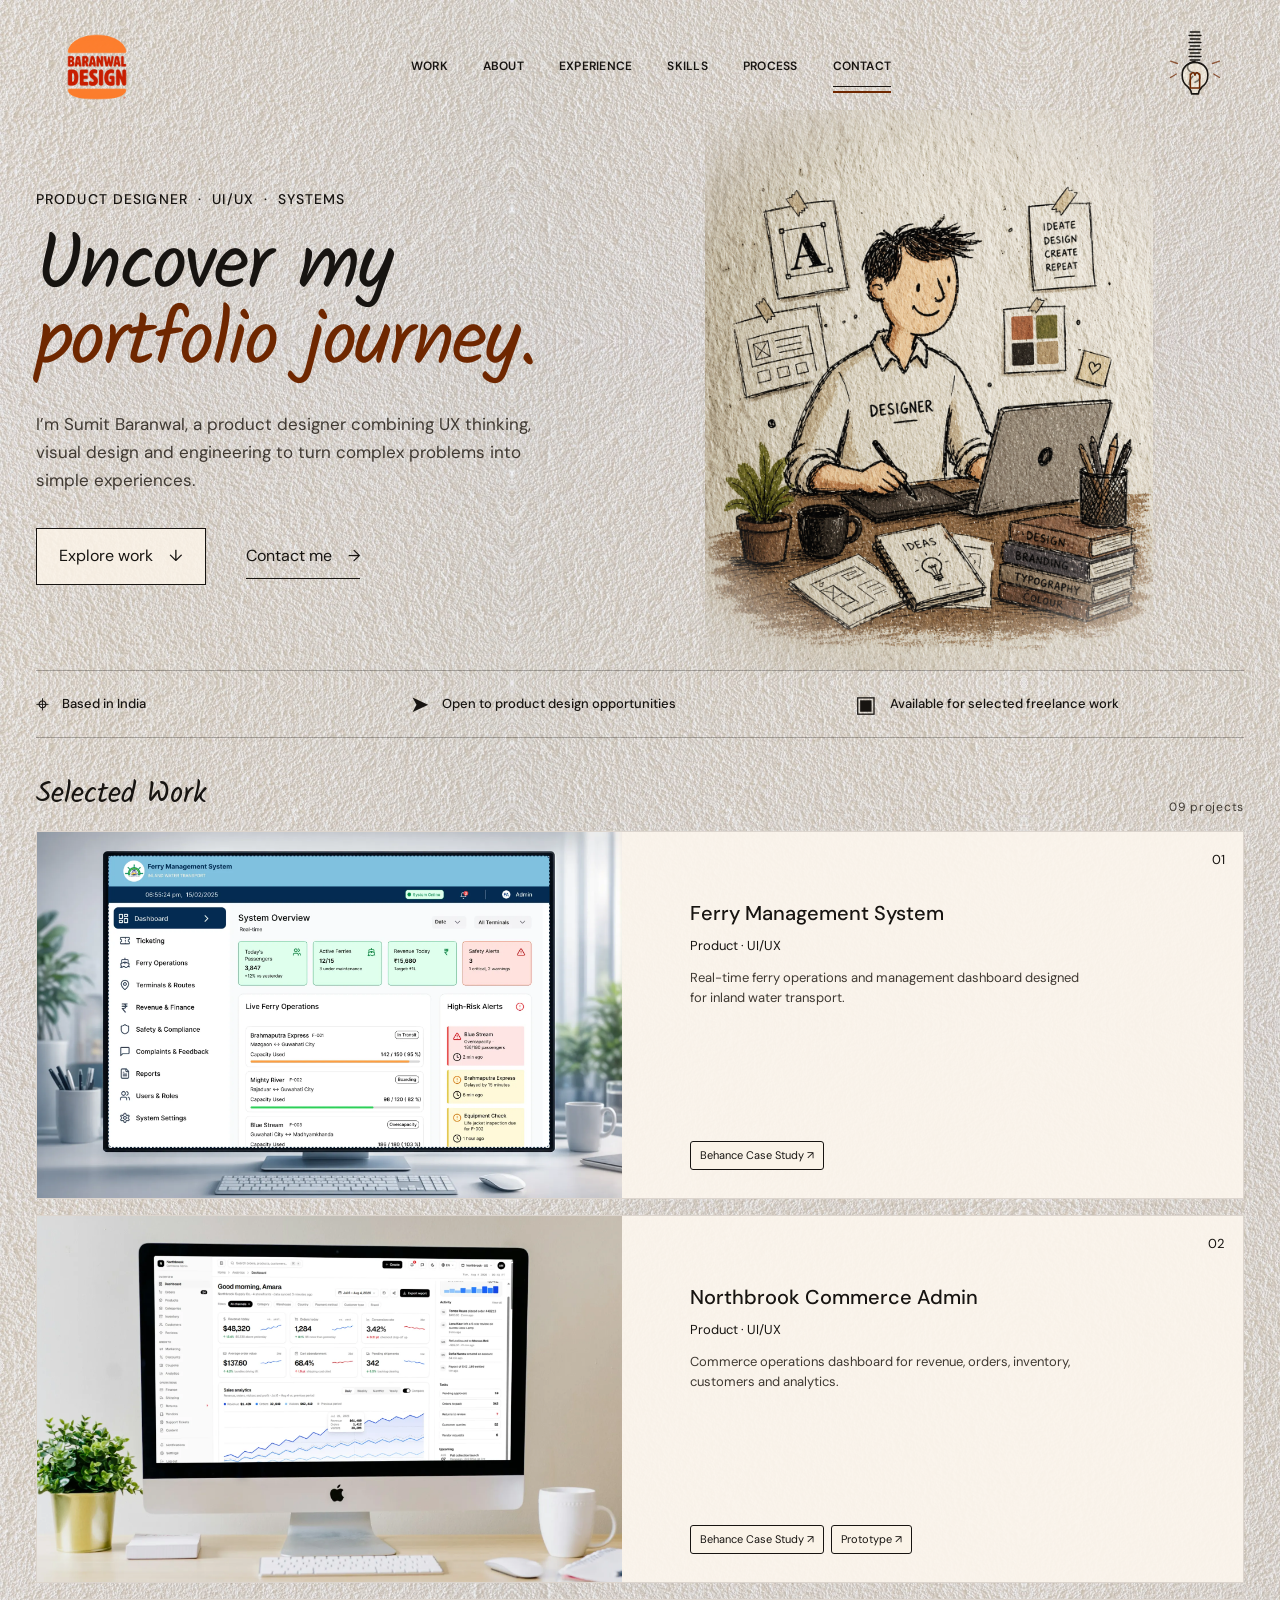
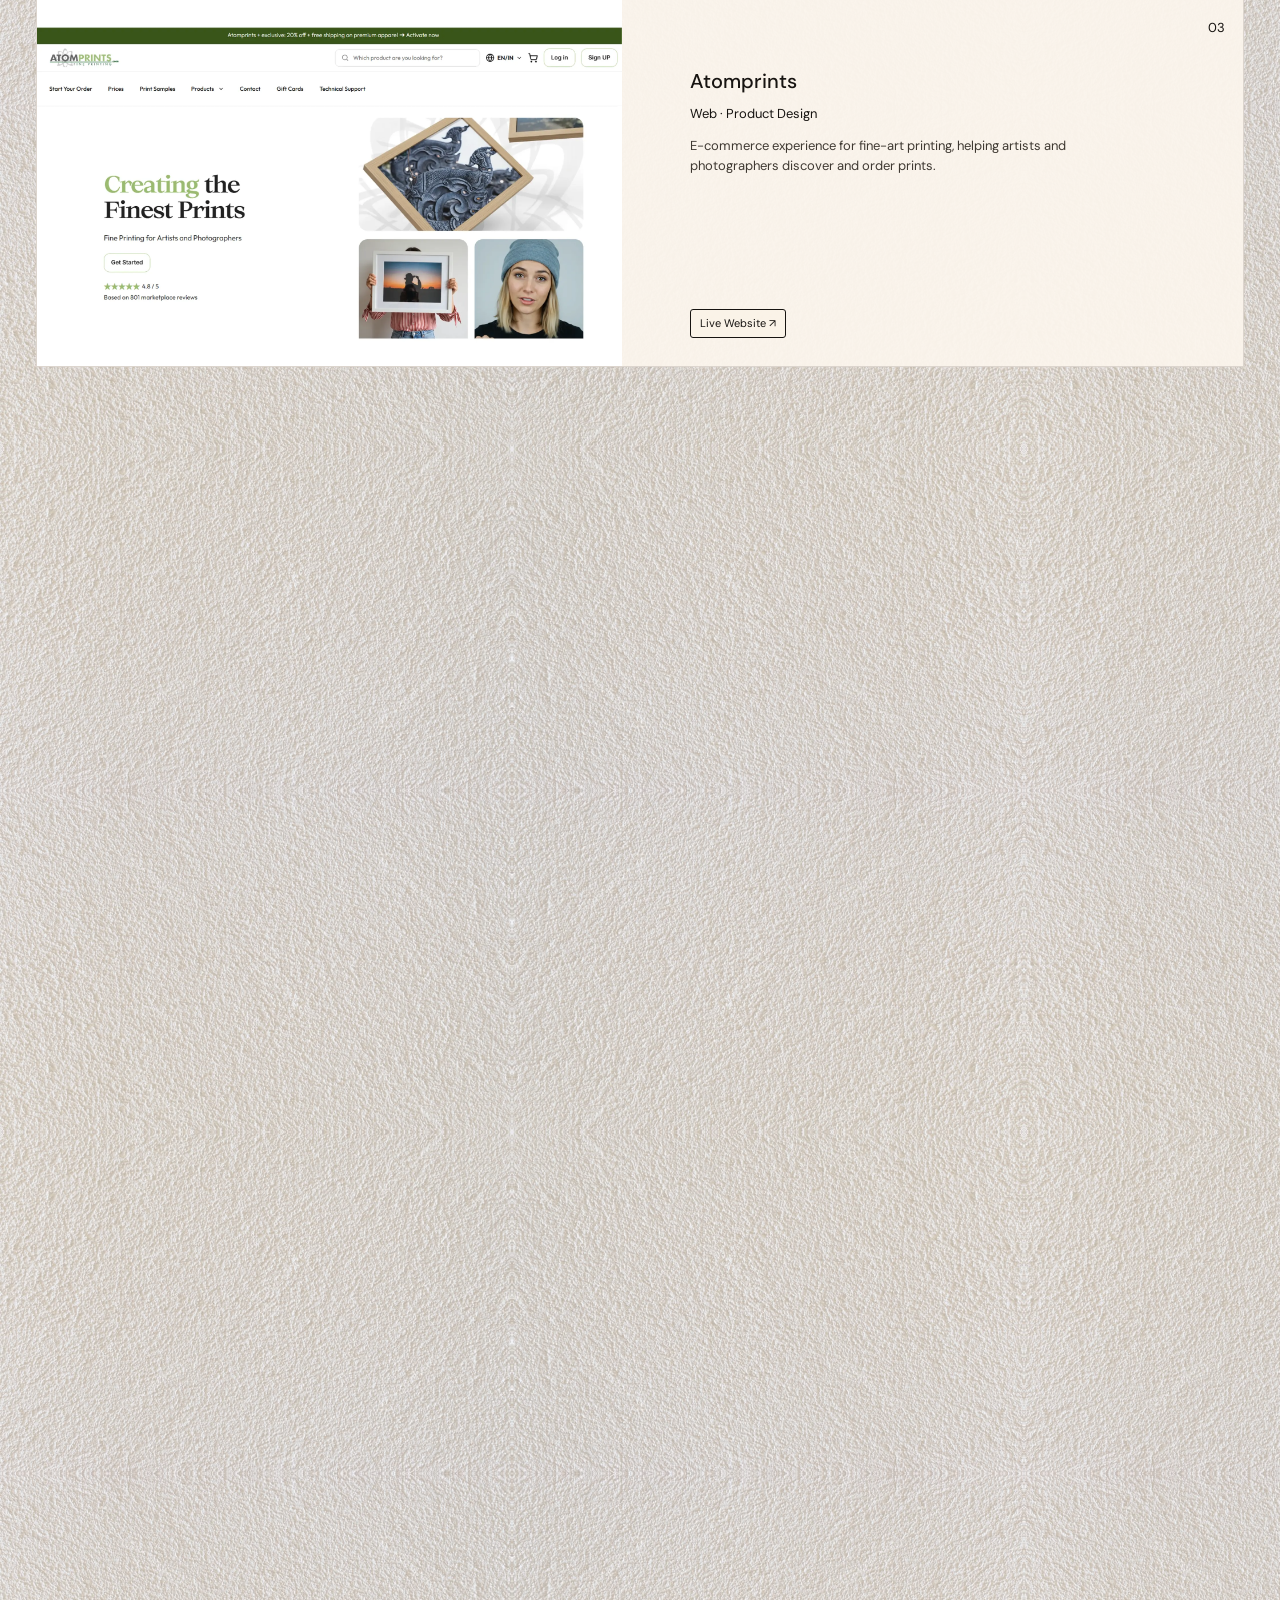
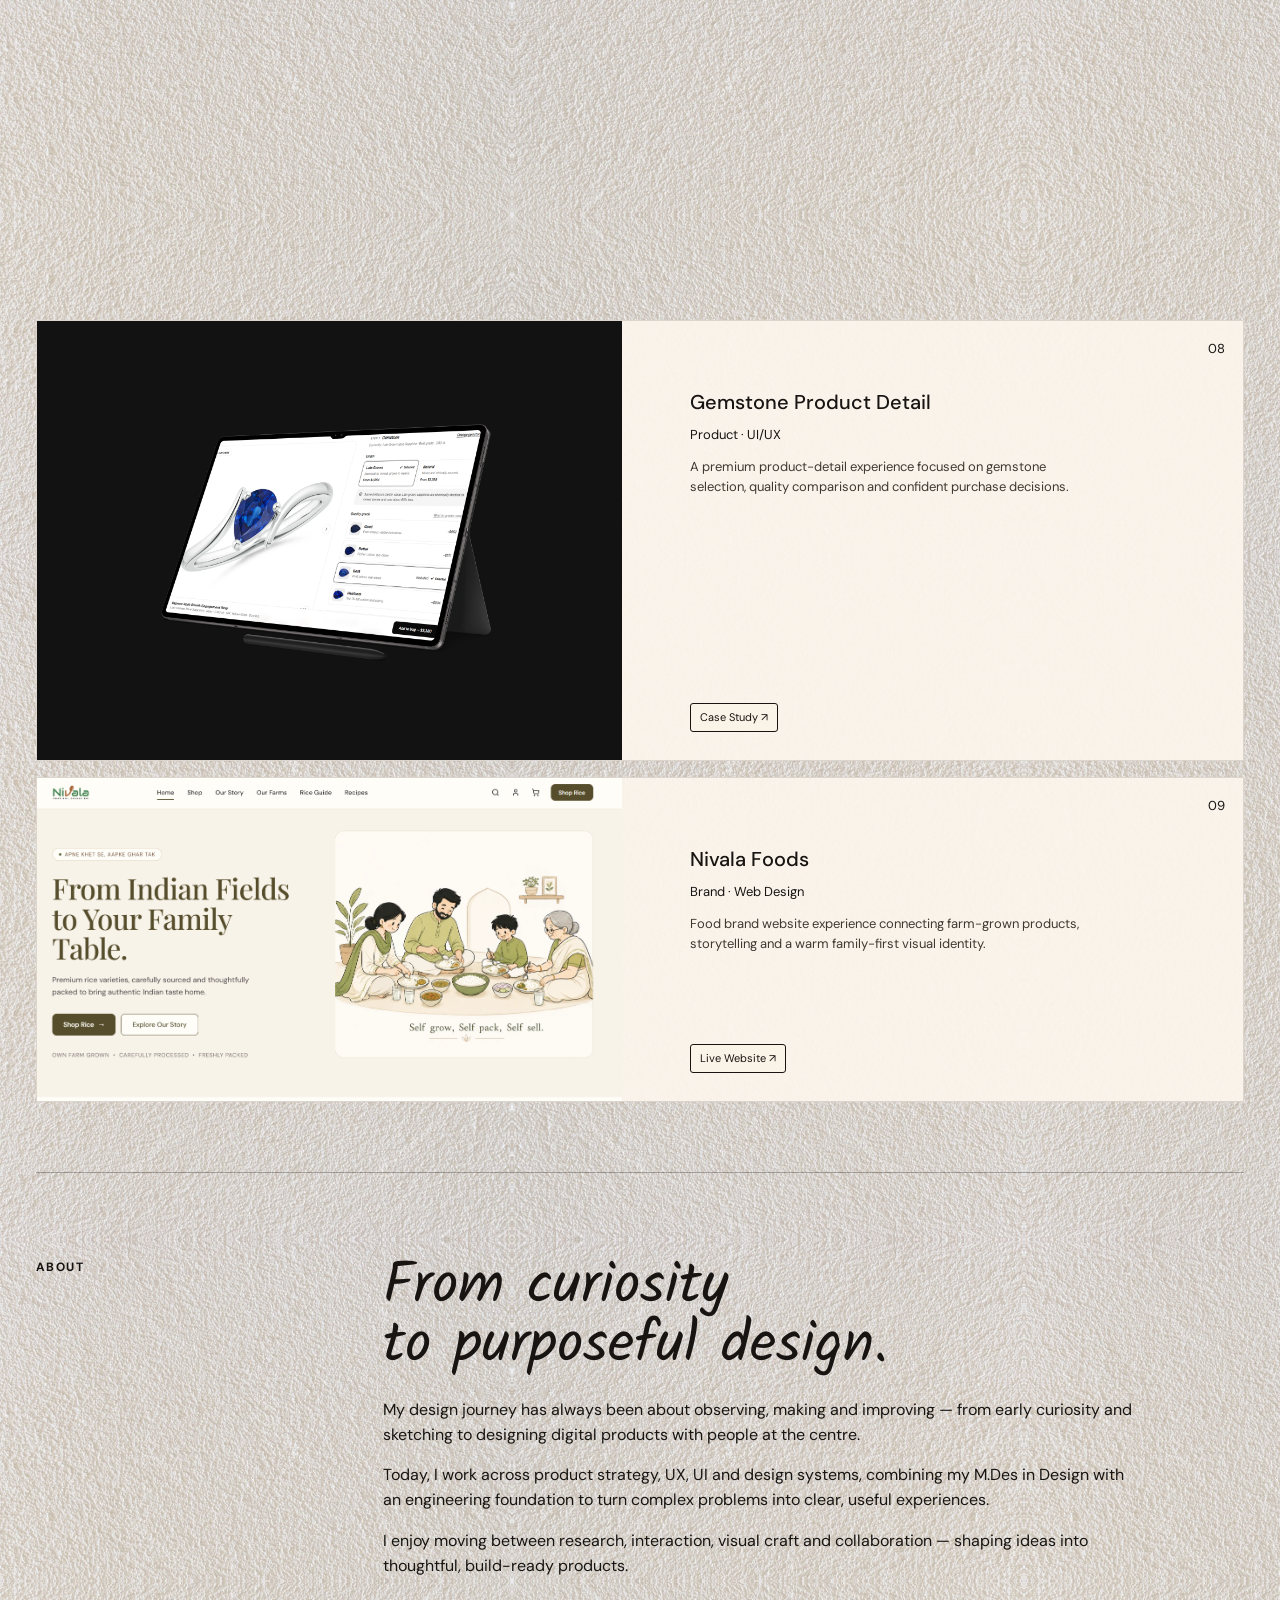
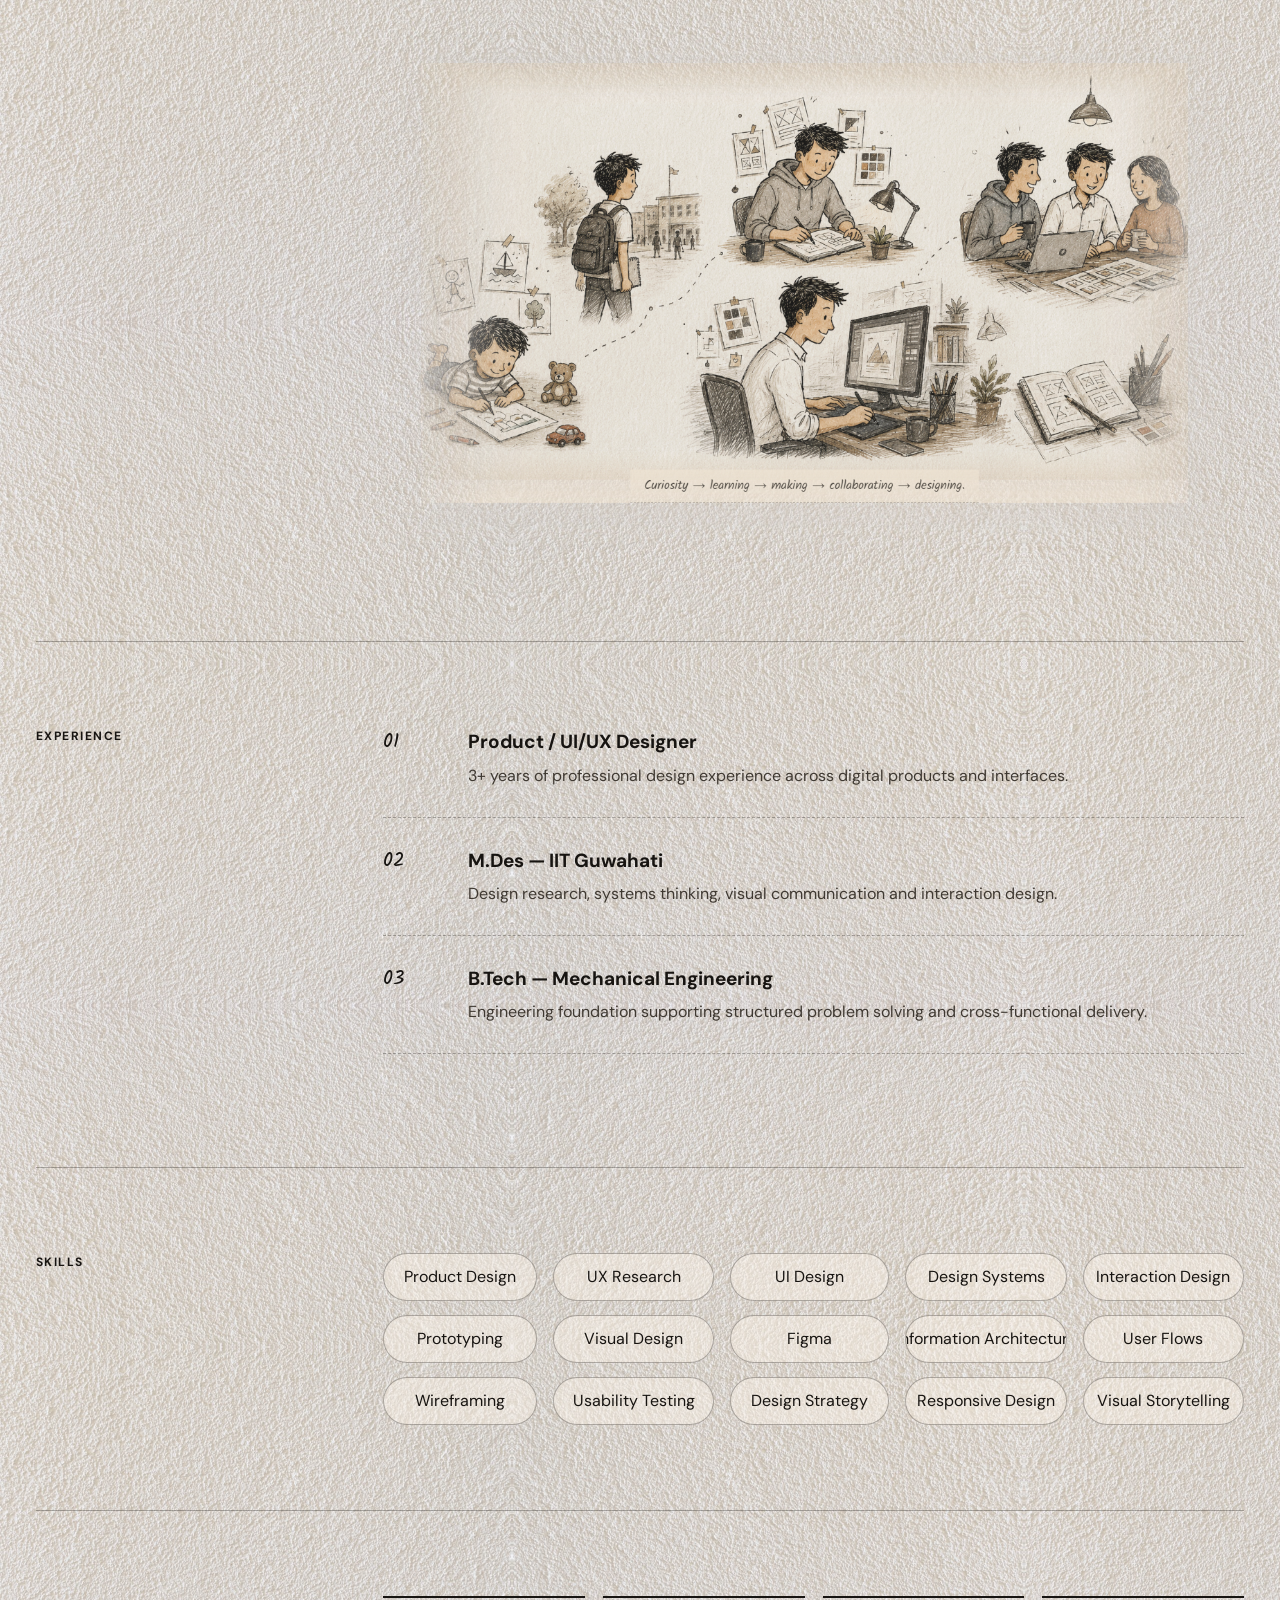
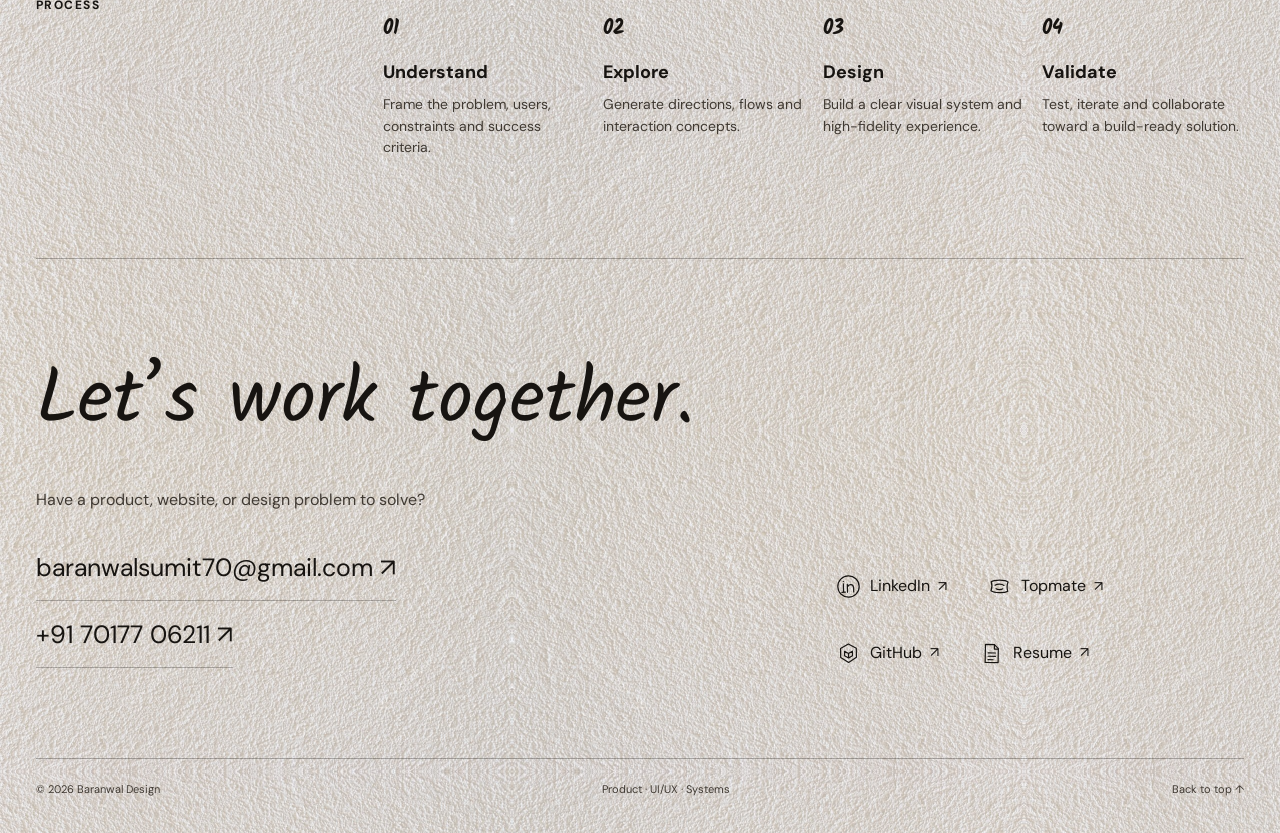
<file: index.html>
<!DOCTYPE html>
<html lang="en">
<head>
  <meta charset="UTF-8">
  <meta name="viewport" content="width=device-width, initial-scale=1.0">
  <meta name="description" content="Sumit Baranwal — Product Designer, UI/UX Designer and Design Systems practitioner.">
  <title>Baranwal Design — Product Designer</title>
  <link rel="preconnect" href="https://fonts.googleapis.com">
  <link rel="preconnect" href="https://fonts.gstatic.com" crossorigin>
  <link href="https://fonts.googleapis.com/css2?family=DM+Sans:wght@400;500;600;700&family=Kalam:wght@400;700&display=swap" rel="stylesheet">
  <link rel="stylesheet" href="styles.css">
</head>
<body>
<div class="scroll-progress" id="scrollProgress" aria-hidden="true"></div>
  <a class="skip-link" href="#main-content">Skip to main content</a>
  <div class="paper-noise" aria-hidden="true"></div>

  <header class="site-header">
    <a class="brand" href="#top" aria-label="Baranwal Design home">
      <img src="assets/baranwal-design-logo.png" alt="BARANWAL DESIGN logo">
    </a>

    <button class="mobile-menu-toggle" id="mobileMenuToggle" type="button" aria-label="Open navigation" aria-expanded="false"><span></span></button>
    <nav class="nav" aria-label="Primary navigation">
      <a class="active" href="#work">WORK</a>
      <a href="#about">ABOUT</a>
      <a href="#experience">EXPERIENCE</a>
      <a href="#skills">SKILLS</a>
      <a href="#process">PROCESS</a>
      <a href="#contact">CONTACT</a>
    </nav>

    <button class="theme-toggle hanging-bulb-toggle" id="themeToggle" type="button" aria-label="Switch to dark mode" aria-pressed="false" title="Switch to dark mode">
  <svg class="hanging-bulb" viewBox="0 0 48 64" aria-hidden="true" focusable="false">
    <g class="bulb-rays">
      <path d="M8 38l-5 3"/>
      <path d="M40 38l5 3"/>
      <path d="M9 29l-6-2"/>
      <path d="M39 29l6-2"/>
    </g>
    <g class="rope">
      <path d="M20 2h8"/>
      <path d="M19 5h10"/>
      <path d="M20 8h8"/>
      <path d="M19 11h10"/>
      <path d="M20 14h8"/>
      <path d="M19 17h10"/>
      <path d="M20 20h8"/>
      <path d="M19 23h10"/>
      <path d="M20 26h8"/>
      <path d="M24 27c-7 1-8 6-4 9 3 2 7 0 8 3 1 3-1 5-4 6"/>
      <path d="M22 40c-2 2-3 4-3 7"/>
    </g>
    <path class="bulb-glass" d="M24 28c-7 0-11 5-11 11 0 5 2 8 5 10 2 2 3 4 3 6h6c0-2 1-4 3-6 3-2 5-5 5-10 0-6-4-11-11-11Z"/>
    <path class="filament" d="M20 38v12M28 38v12M20 39c2-3 3-3 4 0 1-3 2-3 4 0M20 50h8"/>
  </svg>
</button>
  </header>

  <main id="main-content">
    <section class="hero section-wrap">
      <div class="hero-copy">
        <p class="eyebrow">PRODUCT DESIGNER <span>·</span> UI/UX <span>·</span> SYSTEMS</p>
        <h1>Uncover my<br><em>portfolio journey.</em></h1>
        <p class="intro">I’m Sumit Baranwal, a product designer combining UX thinking, visual design and engineering to turn complex problems into simple experiences.</p>
        <div class="hero-actions">
          <a class="outline-btn" href="#work">Explore work <span>↓</span></a>
          <a class="text-btn" href="#contact">Contact me <span>→</span></a>
        </div>
      </div>

      <div class="hero-art">
        <img class="hero-art" src="assets/designer-illustration.png" alt="Hand-drawn illustration of a designer working at a desk">
      </div>
    </section>

    <section class="availability section-wrap" aria-label="Availability">
      <div><span class="mini-icon">⌖</span><span>Based in India</span></div>
      <div><span class="mini-icon">➤</span><span>Open to product design opportunities</span></div>
      <div><span class="mini-icon">▣</span><span>Available for selected freelance work</span></div>
    </section>

    <section class="work section-wrap" id="work">
      <div class="section-heading">
        <h2>Selected Work</h2>
        <span class="work-count">09 projects</span>
      </div>
      <div class="project-grid" id="all-projects">

        <article class="project-card project-card-link reveal">
          <a class="project-media" href="projects/ferry.html" aria-label="Open Ferry Management System project">
            <img src="assets/projects/ferry.webp" alt="Ferry Management System project preview" loading="lazy">
          </a>
          <div class="project-copy">
            <span class="project-number">01</span>
            <div>
              <h3>Ferry Management System</h3>
              <p>Product · UI/UX</p>
              <p class="project-description">Real-time ferry operations and management dashboard designed for inland water transport.</p>
            </div>
            <div class="project-links"><a class="mini-link" href="https://www.behance.net/gallery/241600351/ERP-Dashboard-for-Ferry-Management" target="_blank" rel="noopener noreferrer">Behance Case Study ↗</a></div>
          </div>
        </article>
        <article class="project-card project-card-link reveal">
          <a class="project-media" href="projects/northbrook.html" aria-label="Open Northbrook Commerce Admin project">
            <img src="assets/projects/northbrook.webp" alt="Northbrook Commerce Admin project preview" loading="lazy">
          </a>
          <div class="project-copy">
            <span class="project-number">02</span>
            <div>
              <h3>Northbrook Commerce Admin</h3>
              <p>Product · UI/UX</p>
              <p class="project-description">Commerce operations dashboard for revenue, orders, inventory, customers and analytics.</p>
            </div>
            <div class="project-links"><a class="mini-link" href="https://www.behance.net/gallery/253822613/Northbrook-Commerce-Admin" target="_blank" rel="noopener noreferrer">Behance Case Study ↗</a> <a class="mini-link" href="https://claude.ai/design/p/30cbaf80-3edd-4640-9c58-fe59bce2144e?via=share&amp;file=Admin+Dashboard.dc.html&amp;present=1" target="_blank" rel="noopener noreferrer">Prototype ↗</a></div>
          </div>
        </article>
        <article class="project-card project-card-link reveal">
          <a class="project-media" href="projects/atomprints.html" aria-label="Open Atomprints project">
            <img src="assets/projects/atomprints.webp" alt="Atomprints project preview" loading="lazy">
          </a>
          <div class="project-copy">
            <span class="project-number">03</span>
            <div>
              <h3>Atomprints</h3>
              <p>Web · Product Design</p>
              <p class="project-description">E-commerce experience for fine-art printing, helping artists and photographers discover and order prints.</p>
            </div>
            <div class="project-links"><a class="mini-link" href="https://atomprints.framer.website/" target="_blank" rel="noopener noreferrer">Live Website ↗</a></div>
          </div>
        </article>
        <article class="project-card project-card-link reveal">
          <a class="project-media" href="projects/buildup-india.html" aria-label="Open Buildup India project">
            <img src="assets/projects/buildup-india.webp" alt="Buildup India project preview" loading="lazy">
          </a>
          <div class="project-copy">
            <span class="project-number">04</span>
            <div>
              <h3>Buildup India</h3>
              <p>Brand · Visual Design</p>
              <p class="project-description">Brand and visual communication work for Buildup India, including product-facing identity applications.</p>
            </div>
            <div class="project-links"><a class="mini-link" href="https://buildupindia.com/" target="_blank" rel="noopener noreferrer">Live Website ↗</a> <a class="mini-link" href="https://www.behance.net/gallery/218900661/BUILDUP-INDIA" target="_blank" rel="noopener noreferrer">Behance Case Study ↗</a></div>
          </div>
        </article>
        <article class="project-card project-card-link reveal">
          <a class="project-media" href="projects/hr-requirement.html" aria-label="Open HR Requirement Dashboard project">
            <img src="assets/projects/hr-requirement.webp" alt="HR Requirement Dashboard project preview" loading="lazy">
          </a>
          <div class="project-copy">
            <span class="project-number">05</span>
            <div>
              <h3>HR Requirement Dashboard</h3>
              <p>Product · UI/UX</p>
              <p class="project-description">Recruitment operations dashboard for candidate pipelines, interviews, active positions and hiring workflows.</p>
            </div>
            <div class="project-links"><a class="mini-link" href="https://www.figma.com/proto/UbDjODXTvYnYb86gLtgUwH/Internship?node-id=3086-36269&amp;t=HULwA7sur3n4ATR0-0&amp;scaling=min-zoom&amp;content-scaling=fixed&amp;page-id=3086%3A36268" target="_blank" rel="noopener noreferrer">Case Study / Figma ↗</a></div>
          </div>
        </article>
        <article class="project-card project-card-link reveal">
          <a class="project-media" href="projects/pebble.html" aria-label="Open Pebble — Lifestyle Solution project">
            <img src="assets/projects/pebble.webp" alt="Pebble — Lifestyle Solution project preview" loading="lazy">
          </a>
          <div class="project-copy">
            <span class="project-number">06</span>
            <div>
              <h3>Pebble — Lifestyle Solution</h3>
              <p>UI/UX Design</p>
              <p class="project-description">Interactive lifestyle product concept focused on turning small habits into engaging daily actions.</p>
            </div>
            <div class="project-links"><a class="mini-link" href="https://www.behance.net/gallery/250344429/Pebble-An-interactive-Lifestyle-Solutions" target="_blank" rel="noopener noreferrer">Behance Case Study ↗</a> <a class="mini-link" href="https://www.figma.com/proto/XReIV4nRDUHv3dsM15UkNq/Habbit?node-id=1022-5887&amp;p=f&amp;t=WFkIomKqGfhlqvAT-0&amp;scaling=scale-down&amp;content-scaling=fixed&amp;page-id=1022%3A5868&amp;starting-point-node-id=1022%3A5887" target="_blank" rel="noopener noreferrer">Prototype ↗</a></div>
          </div>
        </article>
        <article class="project-card project-card-link reveal">
          <a class="project-media" href="projects/sholo-guti.html" aria-label="Open Sholo Guti project">
            <img src="assets/projects/sholo-guti.webp" alt="Sholo Guti project preview" loading="lazy">
          </a>
          <div class="project-copy">
            <span class="project-number">07</span>
            <div>
              <h3>Sholo Guti</h3>
              <p>Game · Interaction Design</p>
              <p class="project-description">Digital interpretation of the traditional strategy game with a connected board and player interactions.</p>
            </div>
            <div class="project-links"><a class="mini-link" href="https://baranwalsumit70-gif.github.io/sholo-guti/" target="_blank" rel="noopener noreferrer">Live Game ↗</a></div>
          </div>
        </article>
        <article class="project-card project-card-link reveal">
          <div class="project-media">
            <img src="assets/projects/product-detail-page.png" alt="Gemstone Product Detail project preview" loading="lazy">
          </div>
          <div class="project-copy">
            <span class="project-number">08</span>
            <div>
              <h3>Gemstone Product Detail</h3>
              <p>Product · UI/UX</p>
              <p class="project-description">A premium product-detail experience focused on gemstone selection, quality comparison and confident purchase decisions.</p>
            </div>
            <div class="project-links"><a class="mini-link" href="https://product-detail-page.framer.website/" target="_blank" rel="noopener noreferrer">Case Study ↗</a></div>
          </div>
        </article>
        <article class="project-card project-card-link reveal">
          <div class="project-media">
            <img src="assets/projects/nivala-foods.png" alt="Nivala Foods project preview" loading="lazy">
          </div>
          <div class="project-copy">
            <span class="project-number">09</span>
            <div>
              <h3>Nivala Foods</h3>
              <p>Brand · Web Design</p>
              <p class="project-description">Food brand website experience connecting farm-grown products, storytelling and a warm family-first visual identity.</p>
            </div>
            <div class="project-links"><a class="mini-link" href="https://nivalafoods.com/" target="_blank" rel="noopener noreferrer">Live Website ↗</a></div>
          </div>
        </article>
      </div>
    </section>

    <section class="info-section about-section section-wrap reveal" id="about">
      <div class="section-label">ABOUT</div>
      <div class="about-content">
        <div class="about-copy">
          <h2>From curiosity<br>to purposeful design.</h2>
          <p>My design journey has always been about observing, making and improving — from early curiosity and sketching to designing digital products with people at the centre.</p>
          <p>Today, I work across product strategy, UX, UI and design systems, combining my M.Des in Design with an engineering foundation to turn complex problems into clear, useful experiences.</p>
          <p>I enjoy moving between research, interaction, visual craft and collaboration — shaping ideas into thoughtful, build-ready products.</p>
        </div>
        <figure class="about-journey">
          <img src="assets/about-design-journey.png" alt="Hand-drawn visual story showing a design journey from early curiosity and learning to collaborative product design">
        </figure>
      </div>
    </section>

    <section class="info-section section-wrap reveal" id="experience">
      <div class="section-label">EXPERIENCE</div>
      <div class="timeline">
        <div class="timeline-row"><span>01</span><div><h3>Product / UI/UX Designer</h3><p>3+ years of professional design experience across digital products and interfaces.</p></div></div>
        <div class="timeline-row"><span>02</span><div><h3>M.Des — IIT Guwahati</h3><p>Design research, systems thinking, visual communication and interaction design.</p></div></div>
        <div class="timeline-row"><span>03</span><div><h3>B.Tech — Mechanical Engineering</h3><p>Engineering foundation supporting structured problem solving and cross-functional delivery.</p></div></div>
      </div>
    </section>

    <section class="info-section section-wrap reveal" id="skills">
      <div class="section-label">SKILLS</div>
      <div class="skill-list">
          <button class="skill-pill" type="button">Product Design</button>
          <button class="skill-pill" type="button">UX Research</button>
          <button class="skill-pill" type="button">UI Design</button>
          <button class="skill-pill" type="button">Design Systems</button>
          <button class="skill-pill" type="button">Interaction Design</button>
          <button class="skill-pill" type="button">Prototyping</button>
          <button class="skill-pill" type="button">Visual Design</button>
          <button class="skill-pill" type="button">Figma</button>
          <button class="skill-pill" type="button">Information Architecture</button>
          <button class="skill-pill" type="button">User Flows</button>
          <button class="skill-pill" type="button">Wireframing</button>
          <button class="skill-pill" type="button">Usability Testing</button>
          <button class="skill-pill" type="button">Design Strategy</button>
          <button class="skill-pill" type="button">Responsive Design</button>
          <button class="skill-pill" type="button">Visual Storytelling</button>
        </div>
    </section>

    <section class="info-section section-wrap reveal" id="process">
      <div class="section-label">PROCESS</div>
      <div class="process-grid">
        <div><b>01</b><h3>Understand</h3><p>Frame the problem, users, constraints and success criteria.</p></div>
        <div><b>02</b><h3>Explore</h3><p>Generate directions, flows and interaction concepts.</p></div>
        <div><b>03</b><h3>Design</h3><p>Build a clear visual system and high-fidelity experience.</p></div>
        <div><b>04</b><h3>Validate</h3><p>Test, iterate and collaborate toward a build-ready solution.</p></div>
      </div>
    </section>

    
<section class="contact section-wrap reveal" id="contact">
  <div class="section-heading">
    <h2>Let’s work together.</h2>
  </div>
  <div class="contact-grid">
    <div class="contact-main">
      <p class="contact-intro">Have a product, website, or design problem to solve?</p>
      <a class="contact-email" href="mailto:baranwalsumit70@gmail.com">baranwalsumit70@gmail.com ↗</a>
      <a class="contact-phone" href="tel:+917017706211">+91 70177 06211 ↗</a>
    </div>
    <div class="social-links sketch-social" aria-label="Social links">
  <a href="https://www.linkedin.com/in/baranwalsumit/" target="_blank" rel="noopener noreferrer" aria-label="LinkedIn">
    <svg class="social-sketch-icon" viewBox="0 0 48 48" aria-hidden="true">
      <circle class="sketch-stroke" cx="24" cy="24" r="19"/>
      <path class="sketch-stroke" d="M15 19v15M15 14.5v.4M22 34V20m0 5c2-5 10-7 11 1v8M12 34h6"/>
    </svg>
    <span>LinkedIn</span><span class="social-arrow">↗</span>
  </a>
  <a href="https://topmate.io/sumit_baranwal/" target="_blank" rel="noopener noreferrer" aria-label="Topmate">
    <svg class="social-sketch-icon" viewBox="0 0 48 48" aria-hidden="true">
      <path class="sketch-stroke" d="M9 16c5-4 25-5 30 0-2 4-2 12 0 16-6 4-24 4-30 0 2-5 2-11 0-16Z"/>
      <path class="sketch-stroke" d="M16 22c4-3 12-3 16 0M18 28c3 2 9 2 12 0"/>
    </svg>
    <span>Topmate</span><span class="social-arrow">↗</span>
  </a>
  <a href="https://github.com/baranwalsumit70-gif/" target="_blank" rel="noopener noreferrer" aria-label="GitHub">
    <svg class="social-sketch-icon" viewBox="0 0 48 48" aria-hidden="true">
      <path class="sketch-stroke" d="M24 7 38 15v16L24 40 10 31V15L24 7Z"/>
      <path class="sketch-stroke" d="M17 20l7 4 7-4M24 24v8M17 20v8l7 4 7-4v-8"/>
    </svg>
    <span>GitHub</span><span class="social-arrow">↗</span>
  </a>
  <a href="https://drive.google.com/file/d/1zy4ANgeDBSke-Ge2_OgxnB9smXZmEdi_/view?usp=drive_link" target="_blank" rel="noopener noreferrer" aria-label="Resume">
    <svg class="social-sketch-icon resume-sketch-icon" viewBox="0 0 48 48" aria-hidden="true">
      <path class="sketch-stroke" d="M13 8h16l7 7v25H13Z"/>
      <path class="sketch-stroke" d="M29 8v8h7M18 23h13M18 29h13M18 35h9"/>
    </svg>
    <span>Resume</span><span class="social-arrow">↗</span>
  </a>
</div>
  </div>
</section>
  </main>

  <footer class="footer section-wrap">
    <span>© 2026 Baranwal Design</span>
    <span>Product · UI/UX · Systems</span>
    <a href="#top">Back to top ↑</a>
  </footer>

  <script src="script.js"></script>

<script>
(() => {
  const progress = document.getElementById("scrollProgress");
  const menuButton = document.getElementById("mobileMenuToggle");
  const nav = document.querySelector(".nav");

  // Scroll progress indicator.
  const updateProgress = () => {
    const max = document.documentElement.scrollHeight - window.innerHeight;
    progress.style.width = `${max > 0 ? (window.scrollY / max) * 100 : 0}%`;
  };
  window.addEventListener("scroll", updateProgress, {passive:true});
  updateProgress();

  // Mobile navigation.
  if (menuButton && nav) {
    menuButton.addEventListener("click", () => {
      const open = nav.classList.toggle("open");
      menuButton.setAttribute("aria-expanded", String(open));
      menuButton.setAttribute("aria-label", open ? "Close navigation" : "Open navigation");
    });
    nav.querySelectorAll("a").forEach(a => a.addEventListener("click", () => {
      nav.classList.remove("open");
      menuButton.setAttribute("aria-expanded", "false");
      menuButton.setAttribute("aria-label", "Open navigation");
    }));
  }

  // Reveal elements as they enter the viewport.
  const revealItems = document.querySelectorAll(".reveal");
  if ("IntersectionObserver" in window) {
    const revealObserver = new IntersectionObserver(entries => {
      entries.forEach(entry => {
        if (entry.isIntersecting) {
          entry.target.classList.add("is-visible");
          revealObserver.unobserve(entry.target);
        }
      });
    }, {rootMargin:"0px 0px -8% 0px", threshold:.08});
    revealItems.forEach(el => revealObserver.observe(el));
  } else {
    revealItems.forEach(el => el.classList.add("is-visible"));
  }

  // Cursor-light / tilt interaction for project cards on pointer devices.
  if (window.matchMedia("(pointer:fine)").matches) {
    document.querySelectorAll(".project-card-link").forEach(card => {
      card.addEventListener("pointermove", e => {
        const r = card.getBoundingClientRect();
        const x = ((e.clientX - r.left) / r.width) * 100;
        const y = ((e.clientY - r.top) / r.height) * 100;
        card.style.setProperty("--mx", `${x}%`);
        card.style.setProperty("--my", `${y}%`);
      });
      card.addEventListener("pointerleave", () => {
        card.style.removeProperty("--mx");
        card.style.removeProperty("--my");
      });
    });
  }
})();
</script>

</body>
</html>
</file>
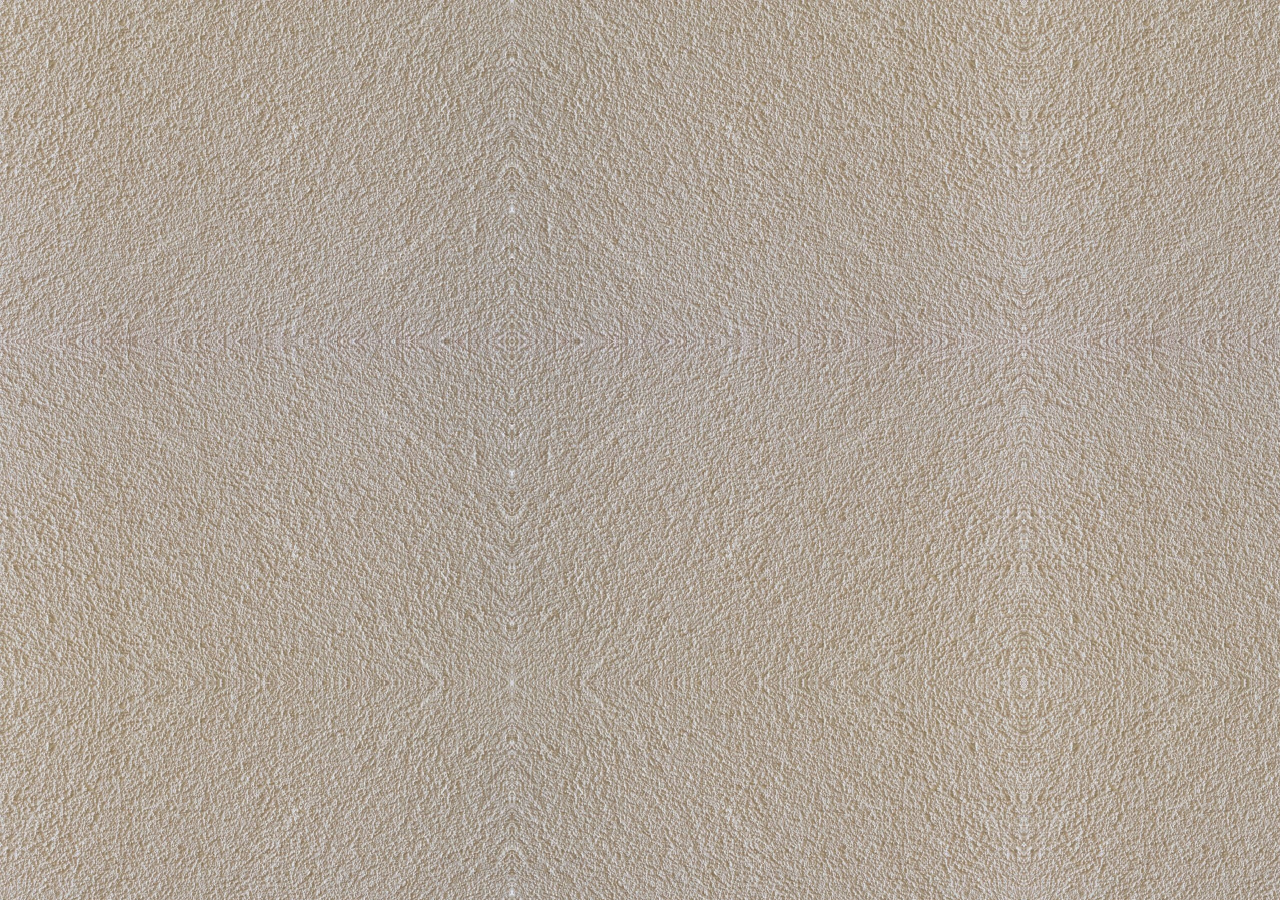
<file: projects/atomprints.html>
<!DOCTYPE html>
<html lang="en">
<head>
<meta charset="UTF-8">
<meta name="viewport" content="width=device-width, initial-scale=1.0">
<title>Atomprints — Baranwal Design</title>
<link rel="preconnect" href="https://fonts.googleapis.com">
<link rel="preconnect" href="https://fonts.gstatic.com" crossorigin>
<link href="https://fonts.googleapis.com/css2?family=DM+Sans:wght@400;500;600;700&family=Kalam:wght@400;700&display=swap" rel="stylesheet">
<style>
:root{--paper:#f2e5d3;--ink:#171411;--muted:#3f3932;--orange:#6f2700;--focus:#005fcc}
*{box-sizing:border-box}html{scroll-behavior:smooth}body{margin:0;color:var(--ink);background:#d9c8b2;background-image:linear-gradient(rgba(255,255,255,.50),rgba(255,255,255,.50)),url("../assets/paper-texture-seamless.jpg");background-repeat:repeat;background-size:1024px auto;font-family:"DM Sans",Arial,sans-serif;line-height:1.6}
body.dark{--paper:#202020;--ink:#f7f2ea;--muted:#f0e9e1;--orange:#ffeedf;--focus:#78b8ff;background:#202020;background-image:linear-gradient(rgba(0,0,0,.52),rgba(0,0,0,.52)),url("../assets/dark-paper-texture.jpg");background-repeat:repeat;background-size:1024px auto}
a{color:inherit}.wrap{width:min(1120px,calc(100% - 40px));margin:auto}.top{padding:26px 0;display:flex;justify-content:space-between;align-items:center;gap:20px}.back{font-size:14px;text-decoration:none;border-bottom:1px solid currentColor}.toggle{border:1px solid var(--ink);background:var(--paper);color:var(--ink);border-radius:50%;width:44px;height:44px;cursor:pointer}.hero{padding:55px 0 75px}.eyebrow{font-size:12px;letter-spacing:.1em}.title{font-family:Kalam,cursive;font-weight:400;font-size:clamp(48px,7vw,88px);line-height:.98;max-width:850px}.title em{color:var(--orange);font-style:normal}.meta{color:var(--muted);font-size:15px}.image{width:100%;display:block;border:1px solid rgba(23,20,17,.2);background:rgba(251,243,232,.7)}.copy{padding:55px 28px 90px;max-width:760px;background:rgba(251,243,232,.88);border:1px solid rgba(23,20,17,.16);border-radius:4px}.copy h2{font-family:Kalam,cursive;font-weight:400;font-size:42px;line-height:1.05}.copy p{color:var(--muted);font-size:17px}.next{border-top:1px solid rgba(23,20,17,.3);padding:30px 0 60px;display:flex;justify-content:space-between;gap:20px}.next a{text-decoration:none}.next strong{display:block;font-family:Kalam,cursive;font-size:25px}
.external-links{width:min(1120px,calc(100% - 40px));margin:0 auto 28px;display:flex;flex-wrap:wrap;gap:10px}
.external-link{display:inline-flex;align-items:center;min-height:44px;padding:10px 15px;border:1px solid currentColor;border-radius:4px;background:rgba(251,243,232,.92);color:#171411;text-decoration:none;font-size:14px;font-weight:600}
.external-link:hover{text-decoration:underline}
body.dark .copy{background:rgba(24,24,24,.90);border-color:rgba(247,242,234,.22)}
body.dark .external-link{background:rgba(32,32,32,.94);color:#f7f2ea}
:focus-visible{outline:3px solid var(--focus);outline-offset:4px}
@media(max-width:650px){.wrap{width:calc(100% - 28px)}.hero{padding:35px 0 45px}.copy{padding:35px 0 55px}.copy h2{font-size:35px}.top{padding:18px 0}}
@media(prefers-reduced-motion:reduce){html{scroll-behavior:auto}}

/* Responsive project page */
.scroll-progress{position:fixed;left:0;top:0;width:0;height:3px;background:var(--orange);z-index:9999}
.external-links{position:relative;z-index:2}
.image{max-height:78vh;object-fit:contain;transition:transform .5s ease}
.image:hover{transform:scale(1.008)}
@media(max-width:760px){
  .wrap{width:calc(100% - 28px)}
  .top{padding:18px 0}
  .hero{padding:35px 0 45px}
  .title{font-size:clamp(45px,13vw,72px)}
  .image{max-height:none}
  .copy{padding:30px 20px 50px}
  .copy h2{font-size:35px}
  .external-links{width:calc(100% - 28px);gap:7px}
  .external-link{flex:1 1 180px;justify-content:center;text-align:center}
  .next{flex-direction:column}
}
@media(prefers-reduced-motion:reduce){.image{transition:none}}

</head>
<body>
<div class="scroll-progress" id="scrollProgress" aria-hidden="true"></div>
<main>
<header class="top wrap">
  <a class="back" href="../index.html#work">← Back to selected work</a>
  <button class="toggle" id="toggle" type="button" aria-label="Switch to dark mode" aria-pressed="false">☼</button>
</header>
<section class="hero wrap">
  <p class="eyebrow">03 / WEB · PRODUCT DESIGN</p>
  <h1 class="title">Atomprints</h1>
  <p class="meta">E-commerce experience for fine-art printing, helping artists and photographers discover and order prints.</p>
</section>
<section class="wrap">
  <img class="image" src="../assets/projects/atomprints.webp" alt="Atomprints project presentation">
</section>

<div class="external-links" aria-label="External project links">
<a class="external-link" href="https://atomprints.framer.website/" target="_blank" rel="noopener noreferrer">Live Website ↗</a>
</div>
<section class="copy wrap">
  <h2>Project overview</h2>
  <p>E-commerce experience for fine-art printing, helping artists and photographers discover and order prints.</p>
  <p>This project is presented as part of Sumit Baranwal’s product and UI/UX portfolio. Replace or extend this page with the complete case study, process, research and outcomes when the detailed project content is ready.</p>
</section>
<nav class="next wrap" aria-label="Project navigation">
  <a href="../index.html#work">← All projects</a>
  <a href="buildup-india.html">Next project <strong>Buildup India →</strong></a>
</nav>
</main>
<script>
const b=document.getElementById("toggle");
function apply(t){const d=t==="dark";document.body.classList.toggle("dark",d);b.setAttribute("aria-pressed",String(d));b.setAttribute("aria-label",d?"Switch to light mode":"Switch to dark mode");}
let t=null;try{t=localStorage.getItem("baranwal-theme")}catch(e){}
if(t!=="dark"&&t!=="light")t=matchMedia("(prefers-color-scheme: dark)").matches?"dark":"light";
apply(t);
b.addEventListener("click",()=>{const n=document.body.classList.contains("dark")?"light":"dark";apply(n);try{localStorage.setItem("baranwal-theme",n)}catch(e){}});
</script>

<script>
(() => {
  const progress = document.getElementById("scrollProgress");
  const update = () => {
    const max = document.documentElement.scrollHeight - innerHeight;
    progress.style.width = `${max > 0 ? scrollY / max * 100 : 0}%`;
  };
  addEventListener("scroll", update, {passive:true});
  update();
})();
</script>

  <script src="../script.js"></script>

</body>
</html>
</file>
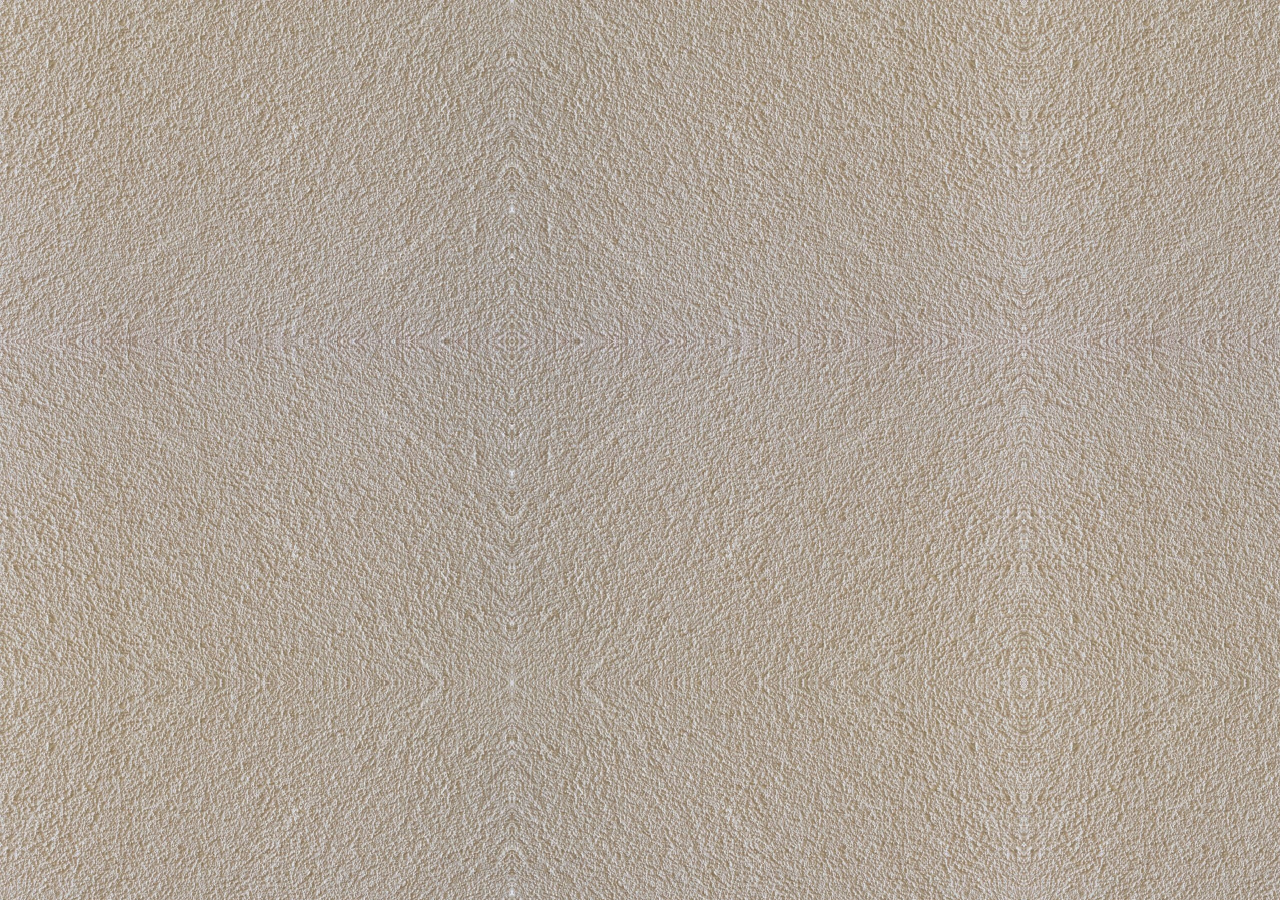
<file: projects/buildup-india.html>
<!DOCTYPE html>
<html lang="en">
<head>
<meta charset="UTF-8">
<meta name="viewport" content="width=device-width, initial-scale=1.0">
<title>Buildup India — Baranwal Design</title>
<link rel="preconnect" href="https://fonts.googleapis.com">
<link rel="preconnect" href="https://fonts.gstatic.com" crossorigin>
<link href="https://fonts.googleapis.com/css2?family=DM+Sans:wght@400;500;600;700&family=Kalam:wght@400;700&display=swap" rel="stylesheet">
<style>
:root{--paper:#f2e5d3;--ink:#171411;--muted:#3f3932;--orange:#6f2700;--focus:#005fcc}
*{box-sizing:border-box}html{scroll-behavior:smooth}body{margin:0;color:var(--ink);background:#d9c8b2;background-image:linear-gradient(rgba(255,255,255,.50),rgba(255,255,255,.50)),url("../assets/paper-texture-seamless.jpg");background-repeat:repeat;background-size:1024px auto;font-family:"DM Sans",Arial,sans-serif;line-height:1.6}
body.dark{--paper:#202020;--ink:#f7f2ea;--muted:#f0e9e1;--orange:#ffeedf;--focus:#78b8ff;background:#202020;background-image:linear-gradient(rgba(0,0,0,.52),rgba(0,0,0,.52)),url("../assets/dark-paper-texture.jpg");background-repeat:repeat;background-size:1024px auto}
a{color:inherit}.wrap{width:min(1120px,calc(100% - 40px));margin:auto}.top{padding:26px 0;display:flex;justify-content:space-between;align-items:center;gap:20px}.back{font-size:14px;text-decoration:none;border-bottom:1px solid currentColor}.toggle{border:1px solid var(--ink);background:var(--paper);color:var(--ink);border-radius:50%;width:44px;height:44px;cursor:pointer}.hero{padding:55px 0 75px}.eyebrow{font-size:12px;letter-spacing:.1em}.title{font-family:Kalam,cursive;font-weight:400;font-size:clamp(48px,7vw,88px);line-height:.98;max-width:850px}.title em{color:var(--orange);font-style:normal}.meta{color:var(--muted);font-size:15px}.image{width:100%;display:block;border:1px solid rgba(23,20,17,.2);background:rgba(251,243,232,.7)}.copy{padding:55px 28px 90px;max-width:760px;background:rgba(251,243,232,.88);border:1px solid rgba(23,20,17,.16);border-radius:4px}.copy h2{font-family:Kalam,cursive;font-weight:400;font-size:42px;line-height:1.05}.copy p{color:var(--muted);font-size:17px}.next{border-top:1px solid rgba(23,20,17,.3);padding:30px 0 60px;display:flex;justify-content:space-between;gap:20px}.next a{text-decoration:none}.next strong{display:block;font-family:Kalam,cursive;font-size:25px}
.external-links{width:min(1120px,calc(100% - 40px));margin:0 auto 28px;display:flex;flex-wrap:wrap;gap:10px}
.external-link{display:inline-flex;align-items:center;min-height:44px;padding:10px 15px;border:1px solid currentColor;border-radius:4px;background:rgba(251,243,232,.92);color:#171411;text-decoration:none;font-size:14px;font-weight:600}
.external-link:hover{text-decoration:underline}
body.dark .copy{background:rgba(24,24,24,.90);border-color:rgba(247,242,234,.22)}
body.dark .external-link{background:rgba(32,32,32,.94);color:#f7f2ea}
:focus-visible{outline:3px solid var(--focus);outline-offset:4px}
@media(max-width:650px){.wrap{width:calc(100% - 28px)}.hero{padding:35px 0 45px}.copy{padding:35px 0 55px}.copy h2{font-size:35px}.top{padding:18px 0}}
@media(prefers-reduced-motion:reduce){html{scroll-behavior:auto}}

/* Responsive project page */
.scroll-progress{position:fixed;left:0;top:0;width:0;height:3px;background:var(--orange);z-index:9999}
.external-links{position:relative;z-index:2}
.image{max-height:78vh;object-fit:contain;transition:transform .5s ease}
.image:hover{transform:scale(1.008)}
@media(max-width:760px){
  .wrap{width:calc(100% - 28px)}
  .top{padding:18px 0}
  .hero{padding:35px 0 45px}
  .title{font-size:clamp(45px,13vw,72px)}
  .image{max-height:none}
  .copy{padding:30px 20px 50px}
  .copy h2{font-size:35px}
  .external-links{width:calc(100% - 28px);gap:7px}
  .external-link{flex:1 1 180px;justify-content:center;text-align:center}
  .next{flex-direction:column}
}
@media(prefers-reduced-motion:reduce){.image{transition:none}}

</head>
<body>
<div class="scroll-progress" id="scrollProgress" aria-hidden="true"></div>
<main>
<header class="top wrap">
  <a class="back" href="../index.html#work">← Back to selected work</a>
  <button class="toggle" id="toggle" type="button" aria-label="Switch to dark mode" aria-pressed="false">☼</button>
</header>
<section class="hero wrap">
  <p class="eyebrow">04 / BRAND · VISUAL DESIGN</p>
  <h1 class="title">Buildup India</h1>
  <p class="meta">Brand and visual communication work for Buildup India, including product-facing identity applications.</p>
</section>
<section class="wrap">
  <img class="image" src="../assets/projects/buildup-india.webp" alt="Buildup India project presentation">
</section>

<div class="external-links" aria-label="External project links">
<a class="external-link" href="https://buildupindia.com/" target="_blank" rel="noopener noreferrer">Live Website ↗</a>
<a class="external-link" href="https://www.behance.net/gallery/218900661/BUILDUP-INDIA" target="_blank" rel="noopener noreferrer">Behance Case Study ↗</a>
</div>
<section class="copy wrap">
  <h2>Project overview</h2>
  <p>Brand and visual communication work for Buildup India, including product-facing identity applications.</p>
  <p>This project is presented as part of Sumit Baranwal’s product and UI/UX portfolio. Replace or extend this page with the complete case study, process, research and outcomes when the detailed project content is ready.</p>
</section>
<nav class="next wrap" aria-label="Project navigation">
  <a href="../index.html#work">← All projects</a>
  <a href="hr-requirement.html">Next project <strong>HR Requirement Dashboard →</strong></a>
</nav>
</main>
<script>
const b=document.getElementById("toggle");
function apply(t){const d=t==="dark";document.body.classList.toggle("dark",d);b.setAttribute("aria-pressed",String(d));b.setAttribute("aria-label",d?"Switch to light mode":"Switch to dark mode");}
let t=null;try{t=localStorage.getItem("baranwal-theme")}catch(e){}
if(t!=="dark"&&t!=="light")t=matchMedia("(prefers-color-scheme: dark)").matches?"dark":"light";
apply(t);
b.addEventListener("click",()=>{const n=document.body.classList.contains("dark")?"light":"dark";apply(n);try{localStorage.setItem("baranwal-theme",n)}catch(e){}});
</script>

<script>
(() => {
  const progress = document.getElementById("scrollProgress");
  const update = () => {
    const max = document.documentElement.scrollHeight - innerHeight;
    progress.style.width = `${max > 0 ? scrollY / max * 100 : 0}%`;
  };
  addEventListener("scroll", update, {passive:true});
  update();
})();
</script>

  <script src="../script.js"></script>

</body>
</html>
</file>
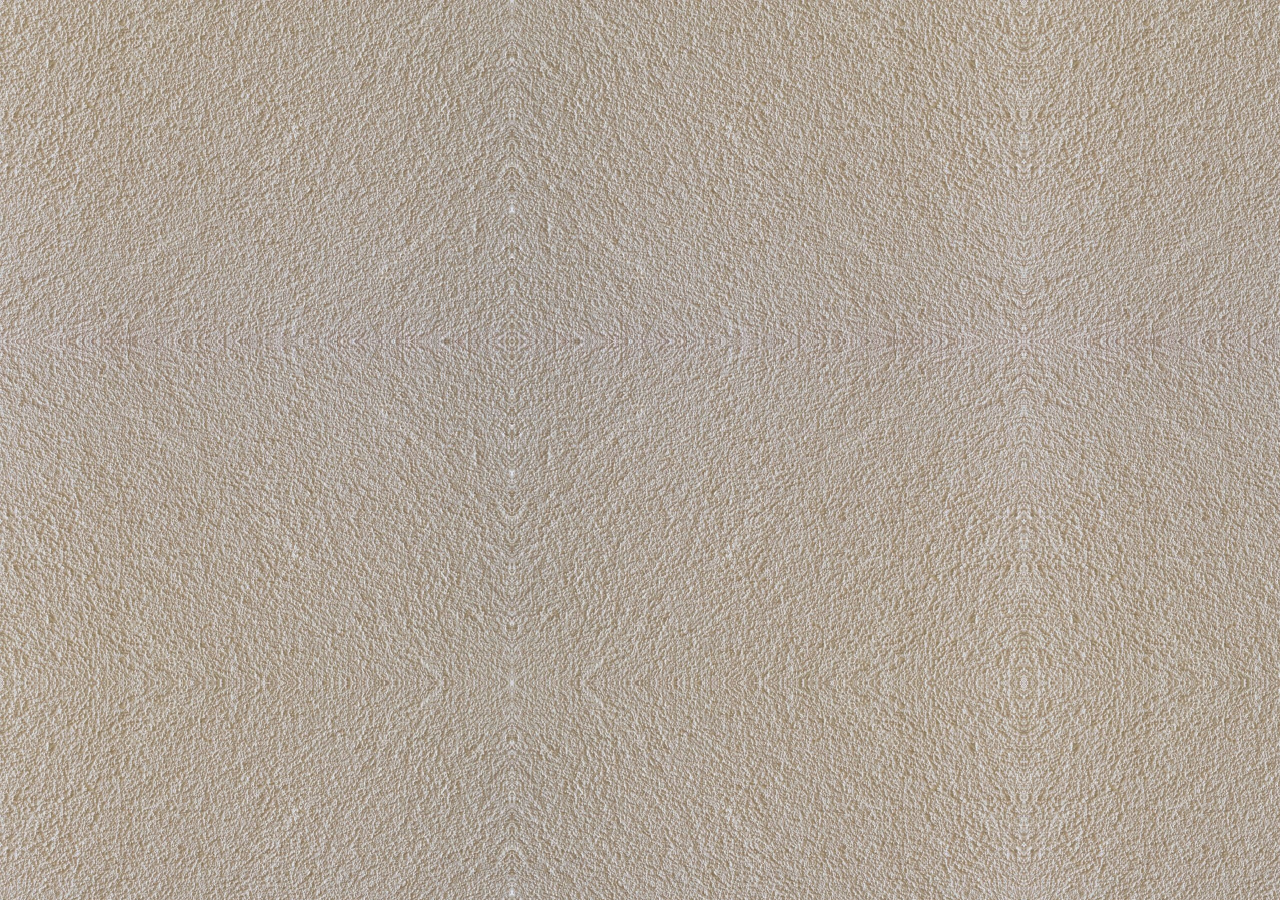
<file: projects/ferry.html>
<!DOCTYPE html>
<html lang="en">
<head>
<meta charset="UTF-8">
<meta name="viewport" content="width=device-width, initial-scale=1.0">
<title>Ferry Management System — Baranwal Design</title>
<link rel="preconnect" href="https://fonts.googleapis.com">
<link rel="preconnect" href="https://fonts.gstatic.com" crossorigin>
<link href="https://fonts.googleapis.com/css2?family=DM+Sans:wght@400;500;600;700&family=Kalam:wght@400;700&display=swap" rel="stylesheet">
<style>
:root{--paper:#f2e5d3;--ink:#171411;--muted:#3f3932;--orange:#6f2700;--focus:#005fcc}
*{box-sizing:border-box}html{scroll-behavior:smooth}body{margin:0;color:var(--ink);background:#d9c8b2;background-image:linear-gradient(rgba(255,255,255,.50),rgba(255,255,255,.50)),url("../assets/paper-texture-seamless.jpg");background-repeat:repeat;background-size:1024px auto;font-family:"DM Sans",Arial,sans-serif;line-height:1.6}
body.dark{--paper:#202020;--ink:#f7f2ea;--muted:#f0e9e1;--orange:#ffeedf;--focus:#78b8ff;background:#202020;background-image:linear-gradient(rgba(0,0,0,.52),rgba(0,0,0,.52)),url("../assets/dark-paper-texture.jpg");background-repeat:repeat;background-size:1024px auto}
a{color:inherit}.wrap{width:min(1120px,calc(100% - 40px));margin:auto}.top{padding:26px 0;display:flex;justify-content:space-between;align-items:center;gap:20px}.back{font-size:14px;text-decoration:none;border-bottom:1px solid currentColor}.toggle{border:1px solid var(--ink);background:var(--paper);color:var(--ink);border-radius:50%;width:44px;height:44px;cursor:pointer}.hero{padding:55px 0 75px}.eyebrow{font-size:12px;letter-spacing:.1em}.title{font-family:Kalam,cursive;font-weight:400;font-size:clamp(48px,7vw,88px);line-height:.98;max-width:850px}.title em{color:var(--orange);font-style:normal}.meta{color:var(--muted);font-size:15px}.image{width:100%;display:block;border:1px solid rgba(23,20,17,.2);background:rgba(251,243,232,.7)}.copy{padding:55px 28px 90px;max-width:760px;background:rgba(251,243,232,.88);border:1px solid rgba(23,20,17,.16);border-radius:4px}.copy h2{font-family:Kalam,cursive;font-weight:400;font-size:42px;line-height:1.05}.copy p{color:var(--muted);font-size:17px}.next{border-top:1px solid rgba(23,20,17,.3);padding:30px 0 60px;display:flex;justify-content:space-between;gap:20px}.next a{text-decoration:none}.next strong{display:block;font-family:Kalam,cursive;font-size:25px}
.external-links{width:min(1120px,calc(100% - 40px));margin:0 auto 28px;display:flex;flex-wrap:wrap;gap:10px}
.external-link{display:inline-flex;align-items:center;min-height:44px;padding:10px 15px;border:1px solid currentColor;border-radius:4px;background:rgba(251,243,232,.92);color:#171411;text-decoration:none;font-size:14px;font-weight:600}
.external-link:hover{text-decoration:underline}
body.dark .copy{background:rgba(24,24,24,.90);border-color:rgba(247,242,234,.22)}
body.dark .external-link{background:rgba(32,32,32,.94);color:#f7f2ea}
:focus-visible{outline:3px solid var(--focus);outline-offset:4px}
@media(max-width:650px){.wrap{width:calc(100% - 28px)}.hero{padding:35px 0 45px}.copy{padding:35px 0 55px}.copy h2{font-size:35px}.top{padding:18px 0}}
@media(prefers-reduced-motion:reduce){html{scroll-behavior:auto}}

/* Responsive project page */
.scroll-progress{position:fixed;left:0;top:0;width:0;height:3px;background:var(--orange);z-index:9999}
.external-links{position:relative;z-index:2}
.image{max-height:78vh;object-fit:contain;transition:transform .5s ease}
.image:hover{transform:scale(1.008)}
@media(max-width:760px){
  .wrap{width:calc(100% - 28px)}
  .top{padding:18px 0}
  .hero{padding:35px 0 45px}
  .title{font-size:clamp(45px,13vw,72px)}
  .image{max-height:none}
  .copy{padding:30px 20px 50px}
  .copy h2{font-size:35px}
  .external-links{width:calc(100% - 28px);gap:7px}
  .external-link{flex:1 1 180px;justify-content:center;text-align:center}
  .next{flex-direction:column}
}
@media(prefers-reduced-motion:reduce){.image{transition:none}}

</head>
<body>
<div class="scroll-progress" id="scrollProgress" aria-hidden="true"></div>
<main>
<header class="top wrap">
  <a class="back" href="../index.html#work">← Back to selected work</a>
  <button class="toggle" id="toggle" type="button" aria-label="Switch to dark mode" aria-pressed="false">☼</button>
</header>
<section class="hero wrap">
  <p class="eyebrow">01 / PRODUCT · UI/UX</p>
  <h1 class="title">Ferry Management System</h1>
  <p class="meta">Real-time ferry operations and management dashboard designed for inland water transport.</p>
</section>
<section class="wrap">
  <img class="image" src="../assets/projects/ferry.webp" alt="Ferry Management System project presentation">
</section>

<div class="external-links" aria-label="External project links">
<a class="external-link" href="https://www.behance.net/gallery/241600351/ERP-Dashboard-for-Ferry-Management" target="_blank" rel="noopener noreferrer">Behance Case Study ↗</a>
</div>
<section class="copy wrap">
  <h2>Project overview</h2>
  <p>Real-time ferry operations and management dashboard designed for inland water transport.</p>
  <p>This project is presented as part of Sumit Baranwal’s product and UI/UX portfolio. Replace or extend this page with the complete case study, process, research and outcomes when the detailed project content is ready.</p>
</section>
<nav class="next wrap" aria-label="Project navigation">
  <a href="../index.html#work">← All projects</a>
  <a href="northbrook.html">Next project <strong>Northbrook Commerce Admin →</strong></a>
</nav>
</main>
<script>
const b=document.getElementById("toggle");
function apply(t){const d=t==="dark";document.body.classList.toggle("dark",d);b.setAttribute("aria-pressed",String(d));b.setAttribute("aria-label",d?"Switch to light mode":"Switch to dark mode");}
let t=null;try{t=localStorage.getItem("baranwal-theme")}catch(e){}
if(t!=="dark"&&t!=="light")t=matchMedia("(prefers-color-scheme: dark)").matches?"dark":"light";
apply(t);
b.addEventListener("click",()=>{const n=document.body.classList.contains("dark")?"light":"dark";apply(n);try{localStorage.setItem("baranwal-theme",n)}catch(e){}});
</script>

<script>
(() => {
  const progress = document.getElementById("scrollProgress");
  const update = () => {
    const max = document.documentElement.scrollHeight - innerHeight;
    progress.style.width = `${max > 0 ? scrollY / max * 100 : 0}%`;
  };
  addEventListener("scroll", update, {passive:true});
  update();
})();
</script>

  <script src="../script.js"></script>

</body>
</html>
</file>
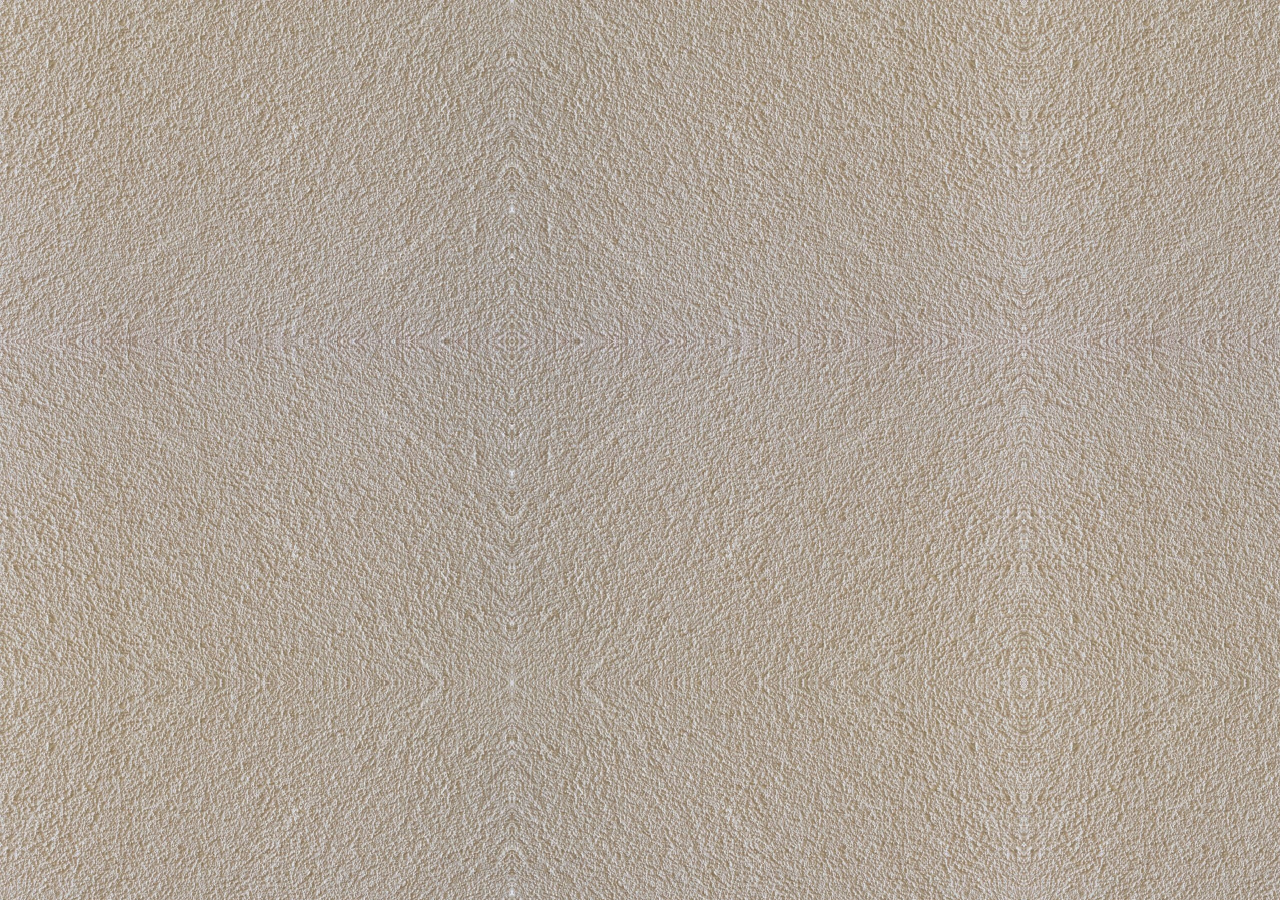
<file: projects/hr-requirement.html>
<!DOCTYPE html>
<html lang="en">
<head>
<meta charset="UTF-8">
<meta name="viewport" content="width=device-width, initial-scale=1.0">
<title>HR Requirement Dashboard — Baranwal Design</title>
<link rel="preconnect" href="https://fonts.googleapis.com">
<link rel="preconnect" href="https://fonts.gstatic.com" crossorigin>
<link href="https://fonts.googleapis.com/css2?family=DM+Sans:wght@400;500;600;700&family=Kalam:wght@400;700&display=swap" rel="stylesheet">
<style>
:root{--paper:#f2e5d3;--ink:#171411;--muted:#3f3932;--orange:#6f2700;--focus:#005fcc}
*{box-sizing:border-box}html{scroll-behavior:smooth}body{margin:0;color:var(--ink);background:#d9c8b2;background-image:linear-gradient(rgba(255,255,255,.50),rgba(255,255,255,.50)),url("../assets/paper-texture-seamless.jpg");background-repeat:repeat;background-size:1024px auto;font-family:"DM Sans",Arial,sans-serif;line-height:1.6}
body.dark{--paper:#202020;--ink:#f7f2ea;--muted:#f0e9e1;--orange:#ffeedf;--focus:#78b8ff;background:#202020;background-image:linear-gradient(rgba(0,0,0,.52),rgba(0,0,0,.52)),url("../assets/dark-paper-texture.jpg");background-repeat:repeat;background-size:1024px auto}
a{color:inherit}.wrap{width:min(1120px,calc(100% - 40px));margin:auto}.top{padding:26px 0;display:flex;justify-content:space-between;align-items:center;gap:20px}.back{font-size:14px;text-decoration:none;border-bottom:1px solid currentColor}.toggle{border:1px solid var(--ink);background:var(--paper);color:var(--ink);border-radius:50%;width:44px;height:44px;cursor:pointer}.hero{padding:55px 0 75px}.eyebrow{font-size:12px;letter-spacing:.1em}.title{font-family:Kalam,cursive;font-weight:400;font-size:clamp(48px,7vw,88px);line-height:.98;max-width:850px}.title em{color:var(--orange);font-style:normal}.meta{color:var(--muted);font-size:15px}.image{width:100%;display:block;border:1px solid rgba(23,20,17,.2);background:rgba(251,243,232,.7)}.copy{padding:55px 28px 90px;max-width:760px;background:rgba(251,243,232,.88);border:1px solid rgba(23,20,17,.16);border-radius:4px}.copy h2{font-family:Kalam,cursive;font-weight:400;font-size:42px;line-height:1.05}.copy p{color:var(--muted);font-size:17px}.next{border-top:1px solid rgba(23,20,17,.3);padding:30px 0 60px;display:flex;justify-content:space-between;gap:20px}.next a{text-decoration:none}.next strong{display:block;font-family:Kalam,cursive;font-size:25px}
.external-links{width:min(1120px,calc(100% - 40px));margin:0 auto 28px;display:flex;flex-wrap:wrap;gap:10px}
.external-link{display:inline-flex;align-items:center;min-height:44px;padding:10px 15px;border:1px solid currentColor;border-radius:4px;background:rgba(251,243,232,.92);color:#171411;text-decoration:none;font-size:14px;font-weight:600}
.external-link:hover{text-decoration:underline}
body.dark .copy{background:rgba(24,24,24,.90);border-color:rgba(247,242,234,.22)}
body.dark .external-link{background:rgba(32,32,32,.94);color:#f7f2ea}
:focus-visible{outline:3px solid var(--focus);outline-offset:4px}
@media(max-width:650px){.wrap{width:calc(100% - 28px)}.hero{padding:35px 0 45px}.copy{padding:35px 0 55px}.copy h2{font-size:35px}.top{padding:18px 0}}
@media(prefers-reduced-motion:reduce){html{scroll-behavior:auto}}

/* Responsive project page */
.scroll-progress{position:fixed;left:0;top:0;width:0;height:3px;background:var(--orange);z-index:9999}
.external-links{position:relative;z-index:2}
.image{max-height:78vh;object-fit:contain;transition:transform .5s ease}
.image:hover{transform:scale(1.008)}
@media(max-width:760px){
  .wrap{width:calc(100% - 28px)}
  .top{padding:18px 0}
  .hero{padding:35px 0 45px}
  .title{font-size:clamp(45px,13vw,72px)}
  .image{max-height:none}
  .copy{padding:30px 20px 50px}
  .copy h2{font-size:35px}
  .external-links{width:calc(100% - 28px);gap:7px}
  .external-link{flex:1 1 180px;justify-content:center;text-align:center}
  .next{flex-direction:column}
}
@media(prefers-reduced-motion:reduce){.image{transition:none}}

</head>
<body>
<div class="scroll-progress" id="scrollProgress" aria-hidden="true"></div>
<main>
<header class="top wrap">
  <a class="back" href="../index.html#work">← Back to selected work</a>
  <button class="toggle" id="toggle" type="button" aria-label="Switch to dark mode" aria-pressed="false">☼</button>
</header>
<section class="hero wrap">
  <p class="eyebrow">05 / PRODUCT · UI/UX</p>
  <h1 class="title">HR Requirement Dashboard</h1>
  <p class="meta">Recruitment operations dashboard for candidate pipelines, interviews, active positions and hiring workflows.</p>
</section>
<section class="wrap">
  <img class="image" src="../assets/projects/hr-requirement.webp" alt="HR Requirement Dashboard project presentation">
</section>

<div class="external-links" aria-label="External project links">
<a class="external-link" href="https://www.figma.com/proto/UbDjODXTvYnYb86gLtgUwH/Internship?node-id=3086-36269&amp;t=HULwA7sur3n4ATR0-0&amp;scaling=min-zoom&amp;content-scaling=fixed&amp;page-id=3086%3A36268" target="_blank" rel="noopener noreferrer">Case Study / Figma ↗</a>
</div>
<section class="copy wrap">
  <h2>Project overview</h2>
  <p>Recruitment operations dashboard for candidate pipelines, interviews, active positions and hiring workflows.</p>
  <p>This project is presented as part of Sumit Baranwal’s product and UI/UX portfolio. Replace or extend this page with the complete case study, process, research and outcomes when the detailed project content is ready.</p>
</section>
<nav class="next wrap" aria-label="Project navigation">
  <a href="../index.html#work">← All projects</a>
  <a href="pebble.html">Next project <strong>Pebble — Lifestyle Solution →</strong></a>
</nav>
</main>
<script>
const b=document.getElementById("toggle");
function apply(t){const d=t==="dark";document.body.classList.toggle("dark",d);b.setAttribute("aria-pressed",String(d));b.setAttribute("aria-label",d?"Switch to light mode":"Switch to dark mode");}
let t=null;try{t=localStorage.getItem("baranwal-theme")}catch(e){}
if(t!=="dark"&&t!=="light")t=matchMedia("(prefers-color-scheme: dark)").matches?"dark":"light";
apply(t);
b.addEventListener("click",()=>{const n=document.body.classList.contains("dark")?"light":"dark";apply(n);try{localStorage.setItem("baranwal-theme",n)}catch(e){}});
</script>

<script>
(() => {
  const progress = document.getElementById("scrollProgress");
  const update = () => {
    const max = document.documentElement.scrollHeight - innerHeight;
    progress.style.width = `${max > 0 ? scrollY / max * 100 : 0}%`;
  };
  addEventListener("scroll", update, {passive:true});
  update();
})();
</script>

  <script src="../script.js"></script>

</body>
</html>
</file>
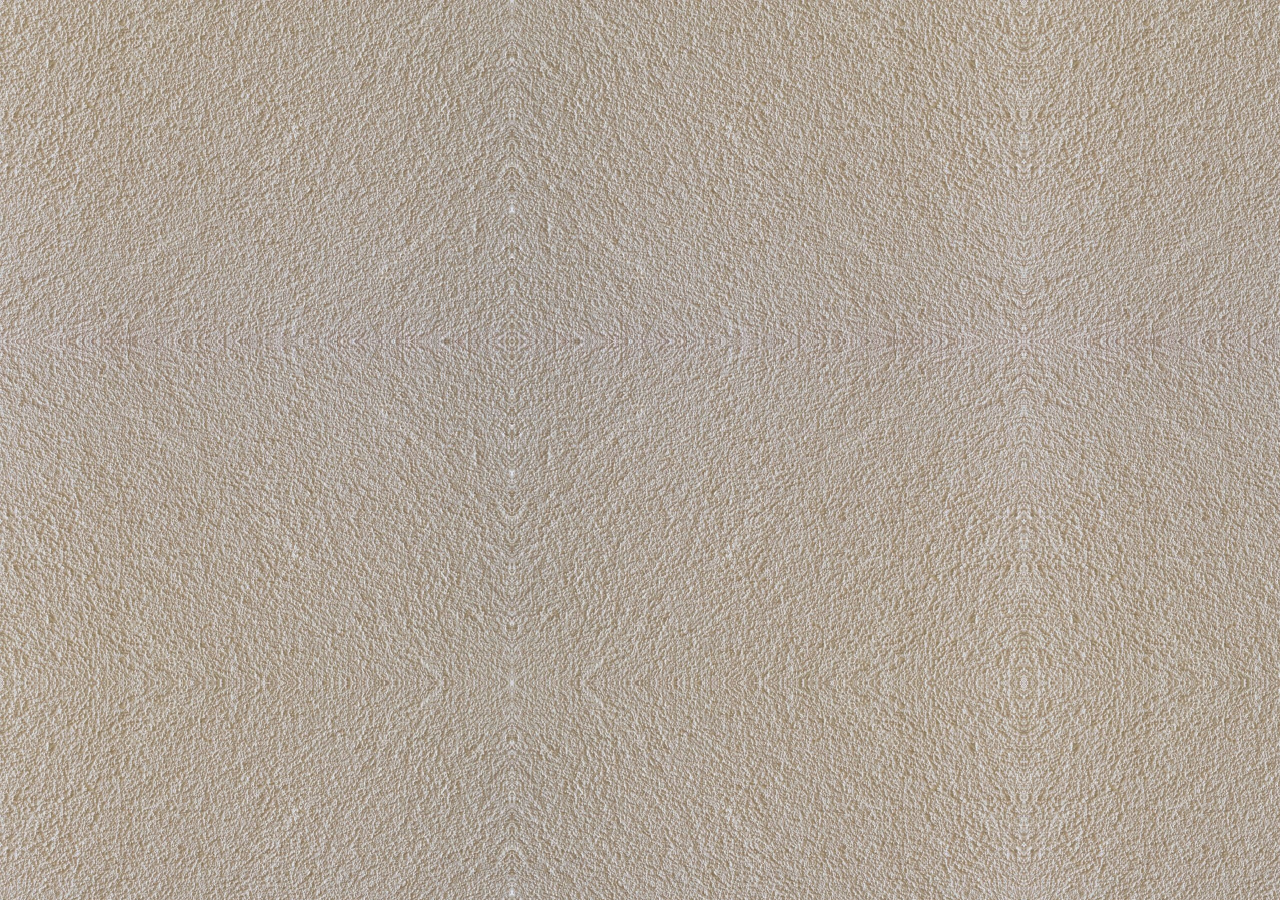
<file: projects/northbrook.html>
<!DOCTYPE html>
<html lang="en">
<head>
<meta charset="UTF-8">
<meta name="viewport" content="width=device-width, initial-scale=1.0">
<title>Northbrook Commerce Admin — Baranwal Design</title>
<link rel="preconnect" href="https://fonts.googleapis.com">
<link rel="preconnect" href="https://fonts.gstatic.com" crossorigin>
<link href="https://fonts.googleapis.com/css2?family=DM+Sans:wght@400;500;600;700&family=Kalam:wght@400;700&display=swap" rel="stylesheet">
<style>
:root{--paper:#f2e5d3;--ink:#171411;--muted:#3f3932;--orange:#6f2700;--focus:#005fcc}
*{box-sizing:border-box}html{scroll-behavior:smooth}body{margin:0;color:var(--ink);background:#d9c8b2;background-image:linear-gradient(rgba(255,255,255,.50),rgba(255,255,255,.50)),url("../assets/paper-texture-seamless.jpg");background-repeat:repeat;background-size:1024px auto;font-family:"DM Sans",Arial,sans-serif;line-height:1.6}
body.dark{--paper:#202020;--ink:#f7f2ea;--muted:#f0e9e1;--orange:#ffeedf;--focus:#78b8ff;background:#202020;background-image:linear-gradient(rgba(0,0,0,.52),rgba(0,0,0,.52)),url("../assets/dark-paper-texture.jpg");background-repeat:repeat;background-size:1024px auto}
a{color:inherit}.wrap{width:min(1120px,calc(100% - 40px));margin:auto}.top{padding:26px 0;display:flex;justify-content:space-between;align-items:center;gap:20px}.back{font-size:14px;text-decoration:none;border-bottom:1px solid currentColor}.toggle{border:1px solid var(--ink);background:var(--paper);color:var(--ink);border-radius:50%;width:44px;height:44px;cursor:pointer}.hero{padding:55px 0 75px}.eyebrow{font-size:12px;letter-spacing:.1em}.title{font-family:Kalam,cursive;font-weight:400;font-size:clamp(48px,7vw,88px);line-height:.98;max-width:850px}.title em{color:var(--orange);font-style:normal}.meta{color:var(--muted);font-size:15px}.image{width:100%;display:block;border:1px solid rgba(23,20,17,.2);background:rgba(251,243,232,.7)}.copy{padding:55px 28px 90px;max-width:760px;background:rgba(251,243,232,.88);border:1px solid rgba(23,20,17,.16);border-radius:4px}.copy h2{font-family:Kalam,cursive;font-weight:400;font-size:42px;line-height:1.05}.copy p{color:var(--muted);font-size:17px}.next{border-top:1px solid rgba(23,20,17,.3);padding:30px 0 60px;display:flex;justify-content:space-between;gap:20px}.next a{text-decoration:none}.next strong{display:block;font-family:Kalam,cursive;font-size:25px}
.external-links{width:min(1120px,calc(100% - 40px));margin:0 auto 28px;display:flex;flex-wrap:wrap;gap:10px}
.external-link{display:inline-flex;align-items:center;min-height:44px;padding:10px 15px;border:1px solid currentColor;border-radius:4px;background:rgba(251,243,232,.92);color:#171411;text-decoration:none;font-size:14px;font-weight:600}
.external-link:hover{text-decoration:underline}
body.dark .copy{background:rgba(24,24,24,.90);border-color:rgba(247,242,234,.22)}
body.dark .external-link{background:rgba(32,32,32,.94);color:#f7f2ea}
:focus-visible{outline:3px solid var(--focus);outline-offset:4px}
@media(max-width:650px){.wrap{width:calc(100% - 28px)}.hero{padding:35px 0 45px}.copy{padding:35px 0 55px}.copy h2{font-size:35px}.top{padding:18px 0}}
@media(prefers-reduced-motion:reduce){html{scroll-behavior:auto}}

/* Responsive project page */
.scroll-progress{position:fixed;left:0;top:0;width:0;height:3px;background:var(--orange);z-index:9999}
.external-links{position:relative;z-index:2}
.image{max-height:78vh;object-fit:contain;transition:transform .5s ease}
.image:hover{transform:scale(1.008)}
@media(max-width:760px){
  .wrap{width:calc(100% - 28px)}
  .top{padding:18px 0}
  .hero{padding:35px 0 45px}
  .title{font-size:clamp(45px,13vw,72px)}
  .image{max-height:none}
  .copy{padding:30px 20px 50px}
  .copy h2{font-size:35px}
  .external-links{width:calc(100% - 28px);gap:7px}
  .external-link{flex:1 1 180px;justify-content:center;text-align:center}
  .next{flex-direction:column}
}
@media(prefers-reduced-motion:reduce){.image{transition:none}}

</head>
<body>
<div class="scroll-progress" id="scrollProgress" aria-hidden="true"></div>
<main>
<header class="top wrap">
  <a class="back" href="../index.html#work">← Back to selected work</a>
  <button class="toggle" id="toggle" type="button" aria-label="Switch to dark mode" aria-pressed="false">☼</button>
</header>
<section class="hero wrap">
  <p class="eyebrow">02 / PRODUCT · UI/UX</p>
  <h1 class="title">Northbrook Commerce Admin</h1>
  <p class="meta">Commerce operations dashboard for revenue, orders, inventory, customers and analytics.</p>
</section>
<section class="wrap">
  <img class="image" src="../assets/projects/northbrook.webp" alt="Northbrook Commerce Admin project presentation">
</section>

<div class="external-links" aria-label="External project links">
<a class="external-link" href="https://www.behance.net/gallery/253822613/Northbrook-Commerce-Admin" target="_blank" rel="noopener noreferrer">Behance Case Study ↗</a>
<a class="external-link" href="https://claude.ai/design/p/30cbaf80-3edd-4640-9c58-fe59bce2144e?via=share&amp;file=Admin+Dashboard.dc.html&amp;present=1" target="_blank" rel="noopener noreferrer">Prototype ↗</a>
</div>
<section class="copy wrap">
  <h2>Project overview</h2>
  <p>Commerce operations dashboard for revenue, orders, inventory, customers and analytics.</p>
  <p>This project is presented as part of Sumit Baranwal’s product and UI/UX portfolio. Replace or extend this page with the complete case study, process, research and outcomes when the detailed project content is ready.</p>
</section>
<nav class="next wrap" aria-label="Project navigation">
  <a href="../index.html#work">← All projects</a>
  <a href="atomprints.html">Next project <strong>Atomprints →</strong></a>
</nav>
</main>
<script>
const b=document.getElementById("toggle");
function apply(t){const d=t==="dark";document.body.classList.toggle("dark",d);b.setAttribute("aria-pressed",String(d));b.setAttribute("aria-label",d?"Switch to light mode":"Switch to dark mode");}
let t=null;try{t=localStorage.getItem("baranwal-theme")}catch(e){}
if(t!=="dark"&&t!=="light")t=matchMedia("(prefers-color-scheme: dark)").matches?"dark":"light";
apply(t);
b.addEventListener("click",()=>{const n=document.body.classList.contains("dark")?"light":"dark";apply(n);try{localStorage.setItem("baranwal-theme",n)}catch(e){}});
</script>

<script>
(() => {
  const progress = document.getElementById("scrollProgress");
  const update = () => {
    const max = document.documentElement.scrollHeight - innerHeight;
    progress.style.width = `${max > 0 ? scrollY / max * 100 : 0}%`;
  };
  addEventListener("scroll", update, {passive:true});
  update();
})();
</script>

  <script src="../script.js"></script>

</body>
</html>
</file>
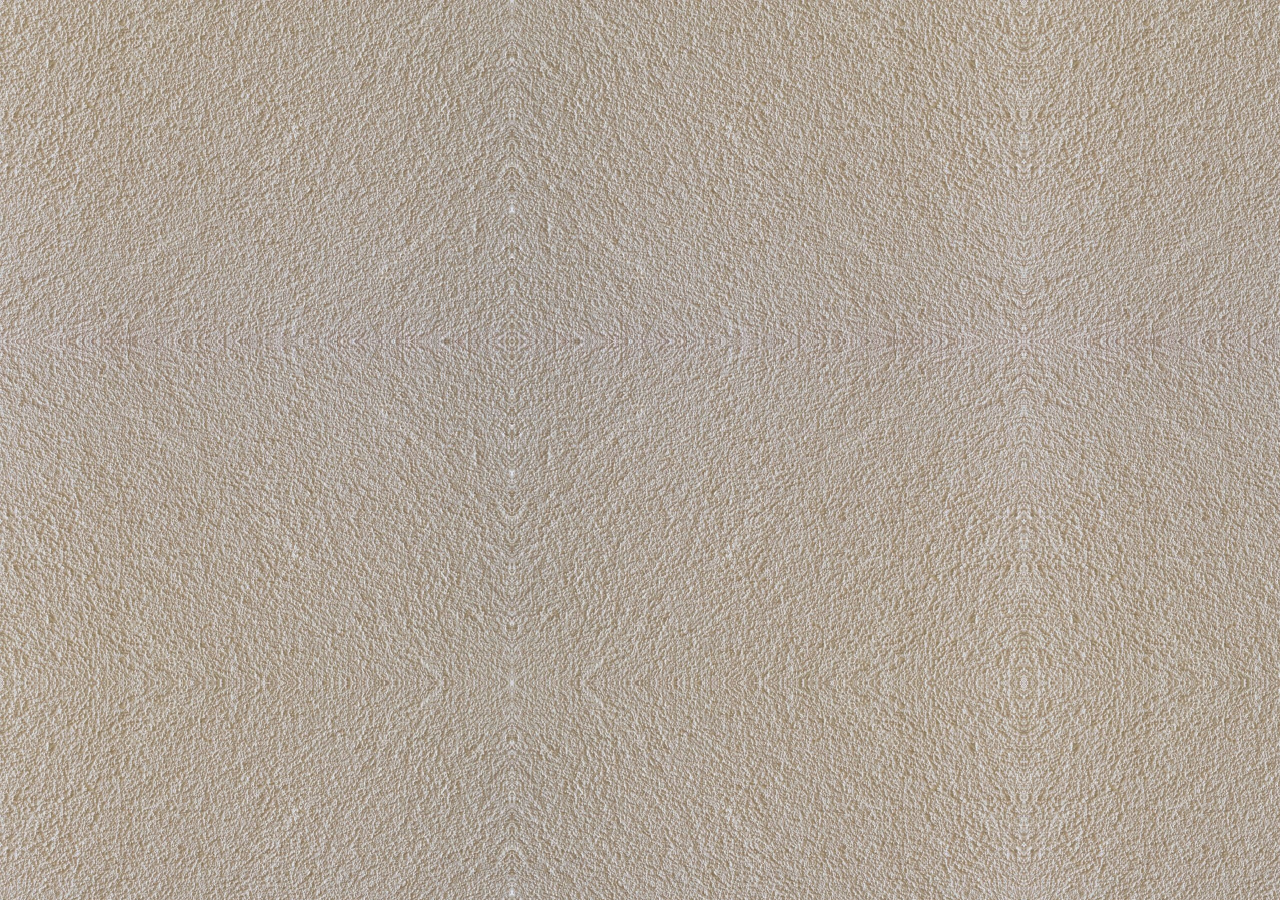
<file: projects/pebble.html>
<!DOCTYPE html>
<html lang="en">
<head>
<meta charset="UTF-8">
<meta name="viewport" content="width=device-width, initial-scale=1.0">
<title>Pebble — Lifestyle Solution — Baranwal Design</title>
<link rel="preconnect" href="https://fonts.googleapis.com">
<link rel="preconnect" href="https://fonts.gstatic.com" crossorigin>
<link href="https://fonts.googleapis.com/css2?family=DM+Sans:wght@400;500;600;700&family=Kalam:wght@400;700&display=swap" rel="stylesheet">
<style>
:root{--paper:#f2e5d3;--ink:#171411;--muted:#3f3932;--orange:#6f2700;--focus:#005fcc}
*{box-sizing:border-box}html{scroll-behavior:smooth}body{margin:0;color:var(--ink);background:#d9c8b2;background-image:linear-gradient(rgba(255,255,255,.50),rgba(255,255,255,.50)),url("../assets/paper-texture-seamless.jpg");background-repeat:repeat;background-size:1024px auto;font-family:"DM Sans",Arial,sans-serif;line-height:1.6}
body.dark{--paper:#202020;--ink:#f7f2ea;--muted:#f0e9e1;--orange:#ffeedf;--focus:#78b8ff;background:#202020;background-image:linear-gradient(rgba(0,0,0,.52),rgba(0,0,0,.52)),url("../assets/dark-paper-texture.jpg");background-repeat:repeat;background-size:1024px auto}
a{color:inherit}.wrap{width:min(1120px,calc(100% - 40px));margin:auto}.top{padding:26px 0;display:flex;justify-content:space-between;align-items:center;gap:20px}.back{font-size:14px;text-decoration:none;border-bottom:1px solid currentColor}.toggle{border:1px solid var(--ink);background:var(--paper);color:var(--ink);border-radius:50%;width:44px;height:44px;cursor:pointer}.hero{padding:55px 0 75px}.eyebrow{font-size:12px;letter-spacing:.1em}.title{font-family:Kalam,cursive;font-weight:400;font-size:clamp(48px,7vw,88px);line-height:.98;max-width:850px}.title em{color:var(--orange);font-style:normal}.meta{color:var(--muted);font-size:15px}.image{width:100%;display:block;border:1px solid rgba(23,20,17,.2);background:rgba(251,243,232,.7)}.copy{padding:55px 28px 90px;max-width:760px;background:rgba(251,243,232,.88);border:1px solid rgba(23,20,17,.16);border-radius:4px}.copy h2{font-family:Kalam,cursive;font-weight:400;font-size:42px;line-height:1.05}.copy p{color:var(--muted);font-size:17px}.next{border-top:1px solid rgba(23,20,17,.3);padding:30px 0 60px;display:flex;justify-content:space-between;gap:20px}.next a{text-decoration:none}.next strong{display:block;font-family:Kalam,cursive;font-size:25px}
.external-links{width:min(1120px,calc(100% - 40px));margin:0 auto 28px;display:flex;flex-wrap:wrap;gap:10px}
.external-link{display:inline-flex;align-items:center;min-height:44px;padding:10px 15px;border:1px solid currentColor;border-radius:4px;background:rgba(251,243,232,.92);color:#171411;text-decoration:none;font-size:14px;font-weight:600}
.external-link:hover{text-decoration:underline}
body.dark .copy{background:rgba(24,24,24,.90);border-color:rgba(247,242,234,.22)}
body.dark .external-link{background:rgba(32,32,32,.94);color:#f7f2ea}
:focus-visible{outline:3px solid var(--focus);outline-offset:4px}
@media(max-width:650px){.wrap{width:calc(100% - 28px)}.hero{padding:35px 0 45px}.copy{padding:35px 0 55px}.copy h2{font-size:35px}.top{padding:18px 0}}
@media(prefers-reduced-motion:reduce){html{scroll-behavior:auto}}

/* Responsive project page */
.scroll-progress{position:fixed;left:0;top:0;width:0;height:3px;background:var(--orange);z-index:9999}
.external-links{position:relative;z-index:2}
.image{max-height:78vh;object-fit:contain;transition:transform .5s ease}
.image:hover{transform:scale(1.008)}
@media(max-width:760px){
  .wrap{width:calc(100% - 28px)}
  .top{padding:18px 0}
  .hero{padding:35px 0 45px}
  .title{font-size:clamp(45px,13vw,72px)}
  .image{max-height:none}
  .copy{padding:30px 20px 50px}
  .copy h2{font-size:35px}
  .external-links{width:calc(100% - 28px);gap:7px}
  .external-link{flex:1 1 180px;justify-content:center;text-align:center}
  .next{flex-direction:column}
}
@media(prefers-reduced-motion:reduce){.image{transition:none}}

</head>
<body>
<div class="scroll-progress" id="scrollProgress" aria-hidden="true"></div>
<main>
<header class="top wrap">
  <a class="back" href="../index.html#work">← Back to selected work</a>
  <button class="toggle" id="toggle" type="button" aria-label="Switch to dark mode" aria-pressed="false">☼</button>
</header>
<section class="hero wrap">
  <p class="eyebrow">06 / UI/UX DESIGN</p>
  <h1 class="title">Pebble — Lifestyle Solution</h1>
  <p class="meta">Interactive lifestyle product concept focused on turning small habits into engaging daily actions.</p>
</section>
<section class="wrap">
  <img class="image" src="../assets/projects/pebble.webp" alt="Pebble — Lifestyle Solution project presentation">
</section>

<div class="external-links" aria-label="External project links">
<a class="external-link" href="https://www.behance.net/gallery/250344429/Pebble-An-interactive-Lifestyle-Solutions" target="_blank" rel="noopener noreferrer">Behance Case Study ↗</a>
<a class="external-link" href="https://www.figma.com/proto/XReIV4nRDUHv3dsM15UkNq/Habbit?node-id=1022-5887&amp;p=f&amp;t=WFkIomKqGfhlqvAT-0&amp;scaling=scale-down&amp;content-scaling=fixed&amp;page-id=1022%3A5868&amp;starting-point-node-id=1022%3A5887" target="_blank" rel="noopener noreferrer">Prototype ↗</a>
</div>
<section class="copy wrap">
  <h2>Project overview</h2>
  <p>Interactive lifestyle product concept focused on turning small habits into engaging daily actions.</p>
  <p>This project is presented as part of Sumit Baranwal’s product and UI/UX portfolio. Replace or extend this page with the complete case study, process, research and outcomes when the detailed project content is ready.</p>
</section>
<nav class="next wrap" aria-label="Project navigation">
  <a href="../index.html#work">← All projects</a>
  <a href="sholo-guti.html">Next project <strong>Sholo Guti →</strong></a>
</nav>
</main>
<script>
const b=document.getElementById("toggle");
function apply(t){const d=t==="dark";document.body.classList.toggle("dark",d);b.setAttribute("aria-pressed",String(d));b.setAttribute("aria-label",d?"Switch to light mode":"Switch to dark mode");}
let t=null;try{t=localStorage.getItem("baranwal-theme")}catch(e){}
if(t!=="dark"&&t!=="light")t=matchMedia("(prefers-color-scheme: dark)").matches?"dark":"light";
apply(t);
b.addEventListener("click",()=>{const n=document.body.classList.contains("dark")?"light":"dark";apply(n);try{localStorage.setItem("baranwal-theme",n)}catch(e){}});
</script>

<script>
(() => {
  const progress = document.getElementById("scrollProgress");
  const update = () => {
    const max = document.documentElement.scrollHeight - innerHeight;
    progress.style.width = `${max > 0 ? scrollY / max * 100 : 0}%`;
  };
  addEventListener("scroll", update, {passive:true});
  update();
})();
</script>

  <script src="../script.js"></script>

</body>
</html>
</file>
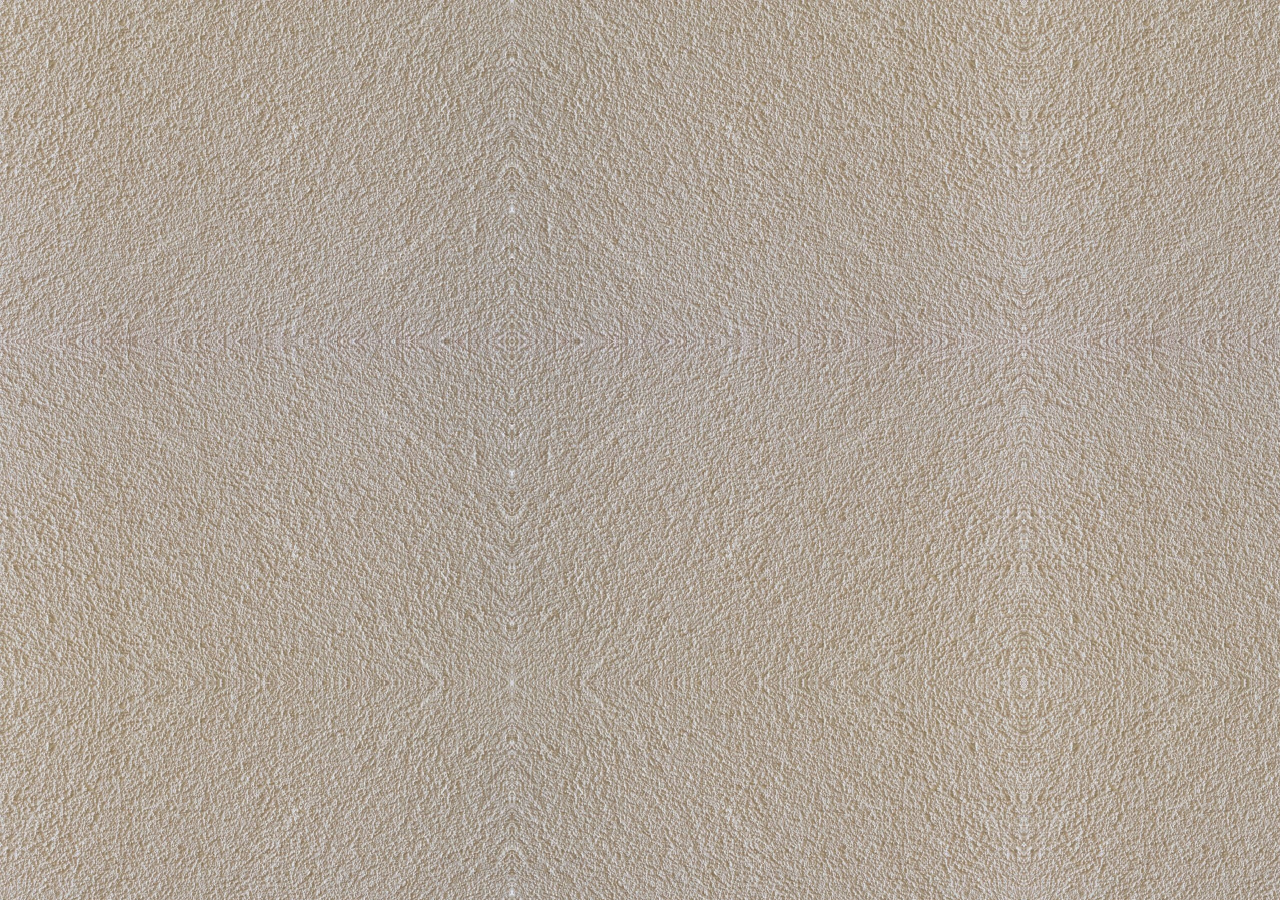
<file: projects/sholo-guti.html>
<!DOCTYPE html>
<html lang="en">
<head>
<meta charset="UTF-8">
<meta name="viewport" content="width=device-width, initial-scale=1.0">
<title>Sholo Guti — Baranwal Design</title>
<link rel="preconnect" href="https://fonts.googleapis.com">
<link rel="preconnect" href="https://fonts.gstatic.com" crossorigin>
<link href="https://fonts.googleapis.com/css2?family=DM+Sans:wght@400;500;600;700&family=Kalam:wght@400;700&display=swap" rel="stylesheet">
<style>
:root{--paper:#f2e5d3;--ink:#171411;--muted:#3f3932;--orange:#6f2700;--focus:#005fcc}
*{box-sizing:border-box}html{scroll-behavior:smooth}body{margin:0;color:var(--ink);background:#d9c8b2;background-image:linear-gradient(rgba(255,255,255,.50),rgba(255,255,255,.50)),url("../assets/paper-texture-seamless.jpg");background-repeat:repeat;background-size:1024px auto;font-family:"DM Sans",Arial,sans-serif;line-height:1.6}
body.dark{--paper:#202020;--ink:#f7f2ea;--muted:#f0e9e1;--orange:#ffeedf;--focus:#78b8ff;background:#202020;background-image:linear-gradient(rgba(0,0,0,.52),rgba(0,0,0,.52)),url("../assets/dark-paper-texture.jpg");background-repeat:repeat;background-size:1024px auto}
a{color:inherit}.wrap{width:min(1120px,calc(100% - 40px));margin:auto}.top{padding:26px 0;display:flex;justify-content:space-between;align-items:center;gap:20px}.back{font-size:14px;text-decoration:none;border-bottom:1px solid currentColor}.toggle{border:1px solid var(--ink);background:var(--paper);color:var(--ink);border-radius:50%;width:44px;height:44px;cursor:pointer}.hero{padding:55px 0 75px}.eyebrow{font-size:12px;letter-spacing:.1em}.title{font-family:Kalam,cursive;font-weight:400;font-size:clamp(48px,7vw,88px);line-height:.98;max-width:850px}.title em{color:var(--orange);font-style:normal}.meta{color:var(--muted);font-size:15px}.image{width:100%;display:block;border:1px solid rgba(23,20,17,.2);background:rgba(251,243,232,.7)}.copy{padding:55px 28px 90px;max-width:760px;background:rgba(251,243,232,.88);border:1px solid rgba(23,20,17,.16);border-radius:4px}.copy h2{font-family:Kalam,cursive;font-weight:400;font-size:42px;line-height:1.05}.copy p{color:var(--muted);font-size:17px}.next{border-top:1px solid rgba(23,20,17,.3);padding:30px 0 60px;display:flex;justify-content:space-between;gap:20px}.next a{text-decoration:none}.next strong{display:block;font-family:Kalam,cursive;font-size:25px}
.external-links{width:min(1120px,calc(100% - 40px));margin:0 auto 28px;display:flex;flex-wrap:wrap;gap:10px}
.external-link{display:inline-flex;align-items:center;min-height:44px;padding:10px 15px;border:1px solid currentColor;border-radius:4px;background:rgba(251,243,232,.92);color:#171411;text-decoration:none;font-size:14px;font-weight:600}
.external-link:hover{text-decoration:underline}
body.dark .copy{background:rgba(24,24,24,.90);border-color:rgba(247,242,234,.22)}
body.dark .external-link{background:rgba(32,32,32,.94);color:#f7f2ea}
:focus-visible{outline:3px solid var(--focus);outline-offset:4px}
@media(max-width:650px){.wrap{width:calc(100% - 28px)}.hero{padding:35px 0 45px}.copy{padding:35px 0 55px}.copy h2{font-size:35px}.top{padding:18px 0}}
@media(prefers-reduced-motion:reduce){html{scroll-behavior:auto}}

/* Responsive project page */
.scroll-progress{position:fixed;left:0;top:0;width:0;height:3px;background:var(--orange);z-index:9999}
.external-links{position:relative;z-index:2}
.image{max-height:78vh;object-fit:contain;transition:transform .5s ease}
.image:hover{transform:scale(1.008)}
@media(max-width:760px){
  .wrap{width:calc(100% - 28px)}
  .top{padding:18px 0}
  .hero{padding:35px 0 45px}
  .title{font-size:clamp(45px,13vw,72px)}
  .image{max-height:none}
  .copy{padding:30px 20px 50px}
  .copy h2{font-size:35px}
  .external-links{width:calc(100% - 28px);gap:7px}
  .external-link{flex:1 1 180px;justify-content:center;text-align:center}
  .next{flex-direction:column}
}
@media(prefers-reduced-motion:reduce){.image{transition:none}}

</head>
<body>
<div class="scroll-progress" id="scrollProgress" aria-hidden="true"></div>
<main>
<header class="top wrap">
  <a class="back" href="../index.html#work">← Back to selected work</a>
  <button class="toggle" id="toggle" type="button" aria-label="Switch to dark mode" aria-pressed="false">☼</button>
</header>
<section class="hero wrap">
  <p class="eyebrow">07 / GAME · INTERACTION DESIGN</p>
  <h1 class="title">Sholo Guti</h1>
  <p class="meta">Digital interpretation of the traditional strategy game with a connected board and player interactions.</p>
</section>
<section class="wrap">
  <img class="image" src="../assets/projects/sholo-guti.webp" alt="Sholo Guti project presentation">
</section>

<div class="external-links" aria-label="External project links">
<a class="external-link" href="https://baranwalsumit70-gif.github.io/sholo-guti/" target="_blank" rel="noopener noreferrer">Live Game ↗</a>
</div>
<section class="copy wrap">
  <h2>Project overview</h2>
  <p>Digital interpretation of the traditional strategy game with a connected board and player interactions.</p>
  <p>This project is presented as part of Sumit Baranwal’s product and UI/UX portfolio. Replace or extend this page with the complete case study, process, research and outcomes when the detailed project content is ready.</p>
</section>
<nav class="next wrap" aria-label="Project navigation">
  <a href="../index.html#work">← All projects</a>
  <a href="ferry.html">Next project <strong>Ferry Management System →</strong></a>
</nav>
</main>
<script>
const b=document.getElementById("toggle");
function apply(t){const d=t==="dark";document.body.classList.toggle("dark",d);b.setAttribute("aria-pressed",String(d));b.setAttribute("aria-label",d?"Switch to light mode":"Switch to dark mode");}
let t=null;try{t=localStorage.getItem("baranwal-theme")}catch(e){}
if(t!=="dark"&&t!=="light")t=matchMedia("(prefers-color-scheme: dark)").matches?"dark":"light";
apply(t);
b.addEventListener("click",()=>{const n=document.body.classList.contains("dark")?"light":"dark";apply(n);try{localStorage.setItem("baranwal-theme",n)}catch(e){}});
</script>

<script>
(() => {
  const progress = document.getElementById("scrollProgress");
  const update = () => {
    const max = document.documentElement.scrollHeight - innerHeight;
    progress.style.width = `${max > 0 ? scrollY / max * 100 : 0}%`;
  };
  addEventListener("scroll", update, {passive:true});
  update();
})();
</script>

  <script src="../script.js"></script>

</body>
</html>
</file>
<file: styles.css>
:root {
  --paper: #f2e5d3;
  --paper-light: #fbf3e8;
  --ink: #171411;
  --muted: #3f3932;
  --orange: #6f2700;
  --orange-dark: #6f2700;
  --line: rgba(23, 20, 17, .30);
  --card: rgba(251, 245, 236, .94);
  --button: #20201d;
  --button-text: #fff8ee;
  --focus: #005fcc;
}

* { box-sizing: border-box; }
html { scroll-behavior: smooth; }
body {
  margin: 0;
  color: var(--ink);
  background-color: #d9c8b2;
  background-image:
    linear-gradient(rgba(255, 255, 255, .50), rgba(255, 255, 255, .50)),
    url("assets/paper-texture-seamless.jpg");
  background-repeat: repeat;
  background-size: 1024px auto;
  background-position: 0 0;
  background-attachment: scroll;
  font-family: "DM Sans", Arial, sans-serif;
  line-height: 1.55;
  transition: color .2s ease, background-color .2s ease;
}

body.dark {
  background-color: #202020;
  background-image:
    linear-gradient(rgba(0, 0, 0, .50), rgba(0, 0, 0, .50)),
    url("assets/dark-paper-texture.jpg");
  background-size: 1024px auto;
}
body.dark {
  --paper: #202020;
  --paper-light: #292929;
  --ink: #f7f2ea;
  --muted: #f0e9e1;
  --orange: #ffeedf;
  --orange-dark: #ffeedf;
  --line: rgba(247, 242, 234, .32);
  --card: rgba(36, 36, 36, .94);
  --button: #f7f2ea;
  --button-text: #191816;
  --focus: #78b8ff;
}
a { color: inherit; text-decoration: none; }
img { max-width: 100%; display: block; }

.paper-noise {
  pointer-events: none;
  position: fixed;
  inset: 0;
  opacity: 0;
  z-index: 10;
}
body.dark .paper-noise { opacity: .07; mix-blend-mode: screen; }

.section-wrap, .site-header { width: min(1240px, calc(100% - 72px)); margin-inline: auto; }

.site-header {
  min-height: 94px;
  display: flex;
  align-items: center;
  justify-content: space-between;
  gap: 30px;
  position: sticky;
  top: 12px;
  z-index: 900;
  padding: 8px 14px;
  border: 1px solid transparent;
  border-radius: 4px;
  transition: transform .38s cubic-bezier(.2,.75,.2,1), opacity .28s ease, background-color .28s ease, border-color .28s ease, box-shadow .28s ease;
}
.site-header.is-floating {
  background: color-mix(in srgb, var(--paper-light) 88%, transparent);
  border-color: var(--line);
  box-shadow: 0 8px 24px rgba(23,20,17,.08);
  backdrop-filter: blur(5px);
  -webkit-backdrop-filter: blur(5px);
}
body.dark .site-header.is-floating {
  box-shadow: 0 8px 24px rgba(0,0,0,.24);
}
.site-header.nav-hidden {
  transform: translateY(calc(-100% - 20px));
  opacity: 0;
  pointer-events: none;
}
.brand img { width: 92px; height: 92px; object-fit: contain; }
.nav { display: flex; gap: 35px; align-items: center; }
.nav a { font-size: 12px; font-weight: 600; letter-spacing: .02em; padding: 10px 0; border-bottom: 1.5px solid transparent; }
.nav a.active, .nav a:hover { border-bottom-color: currentColor; }
.theme-toggle {
  width: 38px; height: 38px; border: 1px solid var(--ink); border-radius: 50%;
  background: var(--paper-light); color: var(--ink); cursor: pointer; font-size: 22px;
}

.hero {
  min-height: 540px;
  display: grid;
  grid-template-columns: .94fr 1.06fr;
  align-items: center;
  gap: 20px;
}
.hero-copy { padding: 38px 0 44px; }
.eyebrow { margin: 0 0 18px; font-size: 14px; letter-spacing: .08em; font-weight: 500; }
.eyebrow span { padding: 0 5px; }
h1, h2, h3, p { margin-top: 0; }
h1 {
  font-family: Kalam, "Comic Sans MS", cursive;
  font-size: clamp(54px, 6.1vw, 86px);
  line-height: .98;
  font-weight: 400;
  letter-spacing: -.035em;
  margin-bottom: 28px;
}
h1 em, h2 em, h3 em { color: var(--orange-dark); font-style: normal; }
.intro { max-width: 500px; font-size: 17px; line-height: 1.65; color: var(--muted); }
.hero-actions { display: flex; align-items: center; gap: 40px; margin-top: 34px; }
.outline-btn, .text-btn {
  display: inline-flex; align-items: center; gap: 16px; font-size: 16px;
}
.outline-btn {
  border: 1.5px solid var(--ink);
  background: rgba(251, 243, 232, .88);
  padding: 15px 22px;
}
body.dark .outline-btn {
  background: rgba(32, 32, 32, .90);
}
.text-btn { border-bottom: 1px solid var(--ink); padding: 10px 0; }
.hero-art { align-self: end; }
.hero-art img { width: 100%; max-height: 560px; object-fit: contain; }

.availability {
  border-top: 1px solid var(--line);
  border-bottom: 1px solid var(--line);
  min-height: 68px;
  display: grid;
  grid-template-columns: 1fr 1.2fr 1.1fr;
  align-items: center;
  gap: 20px;
}
.availability div { display: flex; gap: 13px; align-items: center; font-size: 13px; font-weight: 500; }
.mini-icon { font-size: 23px; line-height: 1; }

.work { padding: 34px 0 70px; }
.section-heading { display: flex; align-items: end; justify-content: space-between; margin-bottom: 14px; }
.section-heading h2 { font-family: Kalam, cursive; font-size: 29px; font-weight: 400; margin: 0; }
.section-heading a { font-size: 13px; border-bottom: 1px solid var(--ink); padding-bottom: 4px; }

.project-grid { display: grid; gap: 16px; }
.project-card {
  min-height: 260px;
  display: grid;
  grid-template-columns: 1fr 1.06fr;
  overflow: hidden;
  background: var(--card);
  border: 1px solid rgba(23,21,19,.13);
}
.project-card.reverse { grid-template-columns: 1.06fr 1fr; }
.project-copy { padding: 42px 28px 28px 68px; position: relative; display: flex; flex-direction: column; justify-content: space-between; }
.project-number { position: absolute; top: 18px; right: 18px; font-size: 13px; }
.project-copy h3 { font-size: 20px; line-height: 1.35; font-weight: 500; margin: 26px 0 9px; }
.project-copy p { font-size: 13px; margin: 0; }
.project-media { min-height: 260px; overflow: hidden; }
.project-media img { width: 100%; height: 100%; object-fit: cover; }
.dark-btn {
  align-self: flex-start; background: var(--button); color: var(--paper-light);
  padding: 10px 15px; border-radius: 6px; font-size: 12px; margin-top: 20px;
}
body.dark .dark-btn { color: #28231e; }

.info-section {
  padding: 85px 0;
  border-top: 1px solid var(--line);
  display: grid;
  grid-template-columns: 25% 1fr;
  gap: 45px;
}
.section-label { font-size: 12px; letter-spacing: .12em; font-weight: 700; }
.info-section h2 {
  font-family: Kalam, cursive; font-size: clamp(38px, 4.5vw, 60px); line-height: 1.02; font-weight: 400; margin-bottom: 22px;
}
.info-section > div > p { max-width: 720px; color: var(--muted); font-size: 17px; }
.timeline { display: grid; gap: 0; }
.timeline-row { display: grid; grid-template-columns: 65px 1fr; gap: 20px; padding: 0 0 28px; margin-bottom: 28px; border-bottom: 1px dashed var(--line); }
.timeline-row span { font-family: Kalam, cursive; font-size: 20px; }
.timeline-row h3 { font-size: 19px; margin: 0 0 7px; }
.timeline-row p { color: var(--muted); margin: 0; }
.skill-list { display: flex; flex-wrap: wrap; gap: 11px; align-content: start; }
.skill-list span { border: 1px solid var(--line); border-radius: 100px; padding: 10px 15px; font-size: 13px; }
.process-grid { display: grid; grid-template-columns: repeat(4, 1fr); gap: 14px; }
.process-grid > div { border-top: 2px solid var(--ink); padding-top: 16px; }
.process-grid b { font-family: Kalam, cursive; font-size: 20px; }
.process-grid h3 { font-size: 18px; margin: 14px 0 7px; }
.process-grid p { color: var(--muted); font-size: 14px; }

.contact { padding: 105px 0 90px; text-align: center; border-top: 1px solid var(--line); }
.contact h2 { font-family: Kalam, cursive; font-size: clamp(50px, 6vw, 82px); font-weight: 400; line-height: .98; margin-bottom: 35px; }
.contact-link { display: inline-flex; gap: 18px; border-bottom: 2px solid var(--ink); padding-bottom: 6px; font-size: 19px; }
.contact-note { margin: 15px auto 0; color: var(--muted); font-size: 12px; }

.footer {
  padding: 22px 0 35px; border-top: 1px solid var(--line);
  display: flex; justify-content: space-between; gap: 20px; font-size: 11px; color: var(--muted);
}

@media (max-width: 900px) {
  .section-wrap, .site-header { width: min(100% - 40px, 720px); }
  .site-header { flex-wrap: wrap; padding: 10px 0; }
  .nav { order: 3; width: 100%; overflow-x: auto; justify-content: flex-start; gap: 23px; padding-bottom: 5px; }
  .hero { grid-template-columns: 1fr; padding-top: 25px; }
  .hero-copy { padding-bottom: 5px; }
  .hero-art { max-width: 650px; margin-inline: auto; }
  .availability { grid-template-columns: 1fr; padding: 18px 0; }
  .project-card, .project-card.reverse { grid-template-columns: 1fr; }
  .project-media { min-height: 280px; order: -1; }
  .project-copy { min-height: 255px; padding-left: 38px; }
  .info-section { grid-template-columns: 1fr; gap: 20px; padding: 60px 0; }
  .process-grid { grid-template-columns: 1fr 1fr; }
}
@media (max-width: 560px) {
  .section-wrap, .site-header { width: min(100% - 28px, 480px); }
  .brand img { width: 72px; height: 72px; }
  .theme-toggle { margin-left: auto; }
  .nav { gap: 18px; }
  .nav a { font-size: 10px; }
  h1 { font-size: 49px; }
  .intro { font-size: 15px; }
  .hero-actions { gap: 22px; flex-wrap: wrap; }
  .outline-btn, .text-btn { font-size: 14px; }
  .project-copy { padding: 34px 22px 24px; }
  .project-media { min-height: 210px; }
  .process-grid { grid-template-columns: 1fr; }
  .footer { flex-direction: column; }
}

/* WCAG-focused interaction and readability */
:focus-visible {
  outline: 3px solid var(--focus);
  outline-offset: 4px;
  border-radius: 3px;
}
a, button { -webkit-tap-highlight-color: transparent; }
button { font: inherit; }
.hero-actions a, .dark-btn, .theme-toggle { min-height: 44px; }
.dark-btn {
  color: var(--button-text);
}
.project-copy h3 em, h1 em, h2 em {
  color: var(--orange-dark);
}
body.dark .project-copy h3 em,
body.dark h1 em,
body.dark h2 em {
  color: var(--orange-dark);
}
body.dark .dark-btn {
  background: var(--button);
  color: var(--button-text);
}
@media (prefers-reduced-motion: reduce) {
  *, *::before, *::after {
    scroll-behavior: auto !important;
    transition-duration: .01ms !important;
    animation-duration: .01ms !important;
    animation-iteration-count: 1 !important;
  }
}

.skip-link {
  position: absolute;
  left: 12px;
  top: 12px;
  z-index: 100;
  padding: 10px 14px;
  background: var(--button);
  color: var(--button-text);
  border-radius: 5px;
  transform: translateY(-160%);
}
.skip-link:focus {
  transform: translateY(0);
}

.project-card-link { transition: transform .2s ease, border-color .2s ease; }
.project-card-link:hover { transform: translateY(-2px); border-color: rgba(23,21,19,.35); }
.project-media { display: block; text-decoration: none; }
.project-description {
  max-width: 390px;
  margin-top: 12px !important;
  color: var(--muted);
  line-height: 1.55;
}
.work-count {
  font-size: 12px;
  letter-spacing: .06em;
  color: var(--muted);
}
body.dark .project-card-link:hover { border-color: rgba(247,242,234,.42); }
@media (prefers-reduced-motion: reduce) {
  .project-card-link { transition: none; }
  .project-card-link:hover { transform: none; }
}

.project-links{display:flex;flex-wrap:wrap;gap:7px;margin-top:10px}
.mini-link{font-size:11px;line-height:1.2;padding:7px 9px;border:1px solid currentColor;text-decoration:none;border-radius:3px;color:var(--ink);background:rgba(251,243,232,.80)}
.mini-link:hover{text-decoration:underline}
body.dark .mini-link{background:rgba(32,32,32,.86);color:var(--ink)}

/* =========================================================
   Responsive + Interactive Portfolio Layer
   ========================================================= */

/* Sketch-pencil cursor: intentionally lightweight and disabled on touch devices. */
@media (pointer: fine) {
  html, body, a, button, input, textarea, select {
    cursor: url("data:image/svg+xml,%3Csvg xmlns='http://www.w3.org/2000/svg' width='32' height='32' viewBox='0 0 32 32'%3E%3Cg transform='rotate(-38 16 16)'%3E%3Cpath d='M8 5h10l3 3v14l-3 3H8z' fill='%23f4e7d5' stroke='%23171411' stroke-width='1.7'/%3E%3Cpath d='M18 5l5 5-5 5' fill='%23d06a27' stroke='%23171411' stroke-width='1.5'/%3E%3Cpath d='M8 25l-2 4 4-2z' fill='%23d6b08b' stroke='%23171411' stroke-width='1.4'/%3E%3Cpath d='M10 8h7M10 12h7M10 16h5' stroke='%23171411' stroke-width='1.2' stroke-linecap='round' opacity='.55'/%3E%3C/g%3E%3C/svg%3E") 3 28, auto;
  }
  a:hover, button:hover {
    cursor: url("data:image/svg+xml,%3Csvg xmlns='http://www.w3.org/2000/svg' width='32' height='32' viewBox='0 0 32 32'%3E%3Cg transform='rotate(-38 16 16)'%3E%3Cpath d='M8 5h10l3 3v14l-3 3H8z' fill='%23fff7ec' stroke='%23c6530f' stroke-width='2'/%3E%3Cpath d='M18 5l5 5-5 5' fill='%23ff8a3d' stroke='%23c6530f' stroke-width='1.5'/%3E%3Cpath d='M8 25l-2 4 4-2z' fill='%23d6b08b' stroke='%23c6530f' stroke-width='1.4'/%3E%3C/g%3E%3C/svg%3E") 3 28, pointer;
  }
  body.dark a:hover, body.dark button:hover {
    cursor: url("data:image/svg+xml,%3Csvg xmlns='http://www.w3.org/2000/svg' width='32' height='32' viewBox='0 0 32 32'%3E%3Cg transform='rotate(-38 16 16)'%3E%3Cpath d='M8 5h10l3 3v14l-3 3H8z' fill='%23282828' stroke='%23f7f2ea' stroke-width='1.7'/%3E%3Cpath d='M18 5l5 5-5 5' fill='%23ffeedf' stroke='%23f7f2ea' stroke-width='1.5'/%3E%3Cpath d='M8 25l-2 4 4-2z' fill='%23b99773' stroke='%23f7f2ea' stroke-width='1.4'/%3E%3C/g%3E%3C/svg%3E") 3 28, pointer;
  }
}

/* Scroll progress */
.scroll-progress {
  position: fixed;
  left: 0;
  top: 0;
  width: 0;
  height: 3px;
  z-index: 9999;
  background: var(--orange);
  pointer-events: none;
}

/* Reveal animation */
.reveal {
  opacity: 0;
  transform: translateY(24px);
  transition: opacity .65s ease, transform .65s cubic-bezier(.2,.75,.2,1);
}
.reveal.is-visible {
  opacity: 1;
  transform: translateY(0);
}

/* Interactive cards */
.project-card-link {
  position: relative;
  overflow: hidden;
  transform-style: preserve-3d;
  will-change: transform;
}
.project-card-link::after {
  content: "";
  position: absolute;
  inset: 0;
  pointer-events: none;
  background: radial-gradient(circle at var(--mx,50%) var(--my,50%), rgba(255,255,255,.20), transparent 30%);
  opacity: 0;
  transition: opacity .25s ease;
}
.project-card-link:hover::after { opacity: 1; }
.project-media img {
  transition: transform .7s cubic-bezier(.2,.75,.2,1), filter .35s ease;
}
.project-card-link:hover .project-media img {
  transform: scale(1.035);
  filter: saturate(1.04) contrast(1.02);
}
.project-links, .project-copy .dark-btn, .mini-link {
  position: relative;
  z-index: 2;
}

/* Navigation interaction */
.nav a {
  position: relative;
  transition: opacity .2s ease;
}
.nav a::after {
  content: "";
  position: absolute;
  left: 0;
  right: 0;
  bottom: -7px;
  height: 2px;
  background: var(--orange);
  transform: scaleX(0);
  transform-origin: left;
  transition: transform .25s ease;
}
.nav a:hover::after, .nav a.active::after { transform: scaleX(1); }

/* Button micro-interactions */
.dark-btn, .outline-btn, .mini-link, .theme-toggle {
  transition: transform .2s ease, box-shadow .2s ease, background-color .2s ease, color .2s ease;
}
.dark-btn:hover, .outline-btn:hover, .mini-link:hover, .theme-toggle:hover {
  transform: translateY(-2px);
}
.dark-btn:active, .outline-btn:active, .mini-link:active, .theme-toggle:active {
  transform: translateY(0) scale(.98);
}

/* Mobile navigation */
.mobile-menu-toggle {
  display: none;
  width: 44px;
  height: 44px;
  border: 1px solid currentColor;
  background: transparent;
  color: var(--ink);
  align-items: center;
  justify-content: center;
  font-size: 20px;
  border-radius: 3px;
}
.mobile-menu-toggle span,
.mobile-menu-toggle span::before,
.mobile-menu-toggle span::after {
  display: block;
  width: 20px;
  height: 1.5px;
  background: currentColor;
  content: "";
  position: relative;
  transition: transform .2s ease;
}
.mobile-menu-toggle span::before { position: absolute; top: -6px; }
.mobile-menu-toggle span::after { position: absolute; top: 6px; }

@media (max-width: 900px) {
  .mobile-menu-toggle { display: flex; }
  .nav {
    position: absolute;
    left: 14px;
    right: 14px;
    top: calc(100% + 8px);
    display: none;
    flex-direction: column;
    gap: 0;
    padding: 8px;
    background: rgba(251,243,232,.97);
    border: 1px solid rgba(23,20,17,.22);
    box-shadow: 0 12px 35px rgba(0,0,0,.12);
    z-index: 100;
  }
  body.dark .nav {
    background: rgba(32,32,32,.97);
    border-color: rgba(247,242,234,.22);
  }
  .nav.open { display: flex; }
  .nav a { padding: 13px 12px; }
  .nav a::after { bottom: 6px; left: 12px; right: 12px; }
}

@media (max-width: 760px) {
  .section-wrap { width: min(100% - 28px, 1120px); }
  .hero {
    min-height: auto !important;
  }
  .hero-content,
  .hero-grid,
  .hero-inner {
    grid-template-columns: 1fr !important;
  }
  .hero-visual, .hero-image, .hero-illustration {
    order: -1;
  }
  .project-grid {
    grid-template-columns: 1fr !important;
  }
  .project-card {
    min-width: 0;
  }
  .project-copy {
    padding: 20px !important;
  }
  .project-copy h3 {
    font-size: clamp(25px, 7vw, 38px);
  }
  .section-heading {
    align-items: flex-end;
  }
  .footer-grid {
    grid-template-columns: 1fr !important;
  }
  body {
    overflow-x: hidden;
  }
}

@media (max-width: 520px) {
  .hero h1, h1 {
    font-size: clamp(42px, 14vw, 68px) !important;
    line-height: .96 !important;
  }
  .hero-actions {
    flex-direction: column;
    align-items: stretch;
  }
  .hero-actions a {
    width: 100%;
    text-align: center;
  }
  .project-links {
    gap: 6px;
  }
  .mini-link {
    min-height: 40px;
    display: inline-flex;
    align-items: center;
  }
  .section-heading h2 {
    font-size: clamp(32px, 10vw, 48px);
  }
}

/* Avoid hover-only effects on touch and honor reduced motion. */
@media (hover: none) {
  .project-card-link:hover { transform: none !important; }
  .project-card-link:hover .project-media img { transform: none; filter: none; }
}
@media (prefers-reduced-motion: reduce) {
  .reveal { opacity: 1; transform: none; transition: none; }
  .project-media img, .project-card-link, .nav a::after,
  .dark-btn, .outline-btn, .mini-link, .theme-toggle {
    transition: none !important;
  }
}

/* Contact links */
.contact-grid {
  display: grid;
  grid-template-columns: minmax(0, 1.3fr) minmax(260px, .7fr);
  gap: 40px;
  align-items: end;
}
.contact-main {
  display: flex;
  flex-direction: column;
  align-items: flex-start;
}
.contact-intro {
  max-width: 520px;
  margin: 0 0 24px;
  color: var(--muted);
}
.contact-email,
.contact-phone {
  color: var(--ink);
  text-decoration: none;
  border-bottom: 1px solid rgba(23,20,17,.28);
  padding: 12px 0;
  font-size: clamp(18px, 2vw, 25px);
}
.contact-phone { margin-top: 3px; }
.contact-email:hover,
.contact-phone:hover,
.contact-socials a:hover {
  color: var(--orange);
}
.contact-socials {
  display: flex;
  flex-wrap: wrap;
  gap: 26px;
  justify-content: flex-end;
}
.contact-socials a {
  color: var(--muted);
  text-decoration: none;
  font-size: 15px;
}
body.dark .contact-email,
body.dark .contact-phone {
  border-color: rgba(247,242,234,.28);
}
@media (max-width: 760px) {
  .contact-grid { grid-template-columns: 1fr; gap: 28px; }
  .contact-socials { justify-content: flex-start; gap: 18px 26px; }
}

/* =========================================================
   Skills + Process interaction
   ========================================================= */

@media (pointer: fine) {
  html, body, a, button, [role="button"] {
    cursor: url("data:image/svg+xml,%3Csvg xmlns='http://www.w3.org/2000/svg' width='34' height='34' viewBox='0 0 34 34'%3E%3Cg transform='rotate(-42 17 17)'%3E%3Cpath d='M10 3h9l5 5v15l-5 5h-9z' fill='%23f5e7d4' stroke='%23171411' stroke-width='1.7'/%3E%3Cpath d='M19 3l5 5-5 5' fill='%23d56b28' stroke='%23171411' stroke-width='1.4'/%3E%3Cpath d='M10 28l-3 4 5-2z' fill='%23d6ad83' stroke='%23171411' stroke-width='1.3'/%3E%3Cpath d='M12 7h5M12 11h5M12 15h4' stroke='%23171411' stroke-width='1.1' stroke-linecap='round' opacity='.55'/%3E%3C/g%3E%3C/svg%3E") 4 30, auto;
  }
  a:hover, button:hover, [role="button"]:hover {
    cursor: url("data:image/svg+xml,%3Csvg xmlns='http://www.w3.org/2000/svg' width='34' height='34' viewBox='0 0 34 34'%3E%3Cg transform='rotate(-42 17 17)'%3E%3Cpath d='M10 3h9l5 5v15l-5 5h-9z' fill='%23fff8ed' stroke='%23a43f0b' stroke-width='2'/%3E%3Cpath d='M19 3l5 5-5 5' fill='%23ff8a3d' stroke='%23a43f0b' stroke-width='1.4'/%3E%3Cpath d='M10 28l-3 4 5-2z' fill='%23d6ad83' stroke='%23a43f0b' stroke-width='1.3'/%3E%3C/g%3E%3C/svg%3E") 4 30, pointer;
  }
  body.dark a:hover, body.dark button:hover, body.dark [role="button"]:hover {
    cursor: url("data:image/svg+xml,%3Csvg xmlns='http://www.w3.org/2000/svg' width='34' height='34' viewBox='0 0 34 34'%3E%3Cg transform='rotate(-42 17 17)'%3E%3Cpath d='M10 3h9l5 5v15l-5 5h-9z' fill='%23262626' stroke='%23f7f2ea' stroke-width='1.8'/%3E%3Cpath d='M19 3l5 5-5 5' fill='%23ffeedf' stroke='%23f7f2ea' stroke-width='1.4'/%3E%3Cpath d='M10 28l-3 4 5-2z' fill='%23b99773' stroke='%23f7f2ea' stroke-width='1.3'/%3E%3C/g%3E%3C/svg%3E") 4 30, pointer;
  }
}

/* Skills become tactile pills. */
.skills-list, .skills-grid {
  display: flex;
  flex-wrap: wrap;
  gap: 12px;
}
.skill-pill, .skills-list span, .skills-grid span {
  position: relative;
  display: inline-flex;
  align-items: center;
  justify-content: center;
  min-height: 46px;
  padding: 9px 18px;
  border: 1px solid rgba(23,20,17,.30);
  border-radius: 999px;
  background: rgba(251,243,232,.48);
  color: var(--ink);
  overflow: hidden;
  transition: transform .25s ease, background-color .25s ease, border-color .25s ease, box-shadow .25s ease;
}
.skill-pill::before, .skills-list span::before, .skills-grid span::before {
  content: "";
  position: absolute;
  inset: 0;
  background: radial-gradient(circle at var(--skill-x, 50%) var(--skill-y, 50%), rgba(255,255,255,.42), transparent 55%);
  opacity: 0;
  transition: opacity .25s ease;
}
.skill-pill:hover, .skills-list span:hover, .skills-grid span:hover,
.skill-pill.is-active, .skills-list span.is-active, .skills-grid span.is-active {
  transform: translateY(-4px) rotate(-1deg);
  border-color: var(--orange);
  box-shadow: 0 8px 18px rgba(23,20,17,.10);
}
.skill-pill:hover::before, .skills-list span:hover::before, .skills-grid span:hover::before {
  opacity: 1;
}
body.dark .skill-pill, body.dark .skills-list span, body.dark .skills-grid span {
  background: rgba(32,32,32,.58);
  border-color: rgba(247,242,234,.30);
}

/* Process steps are interactive cards. */
.process-grid, .process-list, .process-steps {
  display: grid;
  grid-template-columns: repeat(4, minmax(0,1fr));
  gap: 18px;
}
.process-step, .process-card, .process-item {
  position: relative;
  padding: 24px 0 20px;
  border-top: 2px solid var(--ink);
  transition: transform .3s cubic-bezier(.2,.75,.2,1), border-color .25s ease;
}
.process-step::after, .process-card::after, .process-item::after {
  content: "";
  position: absolute;
  left: 0;
  right: 100%;
  bottom: 0;
  height: 3px;
  background: var(--orange);
  transition: right .35s ease;
}
.process-step:hover, .process-card:hover, .process-item:hover,
.process-step.is-active, .process-card.is-active, .process-item.is-active {
  transform: translateY(-7px);
  border-color: var(--orange);
}
.process-step:hover::after, .process-card:hover::after, .process-item:hover::after,
.process-step.is-active::after, .process-card.is-active::after, .process-item.is-active::after {
  right: 0;
}
.process-step .step-number, .process-card .step-number, .process-item .step-number {
  font-family: "Kalam", cursive;
  font-size: 27px;
  color: var(--orange);
}
.process-step h3, .process-card h3, .process-item h3 {
  transition: transform .25s ease;
}
.process-step:hover h3, .process-card:hover h3, .process-item:hover h3 {
  transform: translateX(5px);
}

/* Section-level interaction hint. */
.interactive-hint {
  display: inline-block;
  margin-top: 12px;
  color: var(--muted);
  font-size: 12px;
  letter-spacing: .04em;
}
.interactive-hint::before {
  content: "✎ ";
  color: var(--orange);
}

@media (max-width: 900px) {
  .process-grid, .process-list, .process-steps {
    grid-template-columns: repeat(2, minmax(0,1fr));
  }
}
@media (max-width: 560px) {
  .process-grid, .process-list, .process-steps {
    grid-template-columns: 1fr;
  }
  .skill-pill, .skills-list span, .skills-grid span {
    min-height: 44px;
    padding-inline: 15px;
  }
}
@media (prefers-reduced-motion: reduce) {
  .skill-pill, .skills-list span, .skills-grid span,
  .process-step, .process-card, .process-item,
  .process-step h3, .process-card h3, .process-item h3 {
    transition: none !important;
  }
}

/* =========================================================
   Hero illustration — seamless paper merge
   ========================================================= */

.hero-art-wrap {
  position: relative;
  isolation: isolate;
  overflow: visible;
  display: flex;
  justify-content: center;
  align-items: center;
}

/* Soft ambient paper haze behind the illustration. */
.hero-art-wrap::before {
  content: "";
  position: absolute;
  inset: 4% 5%;
  z-index: -1;
  pointer-events: none;
  background: radial-gradient(
    ellipse at center,
    rgba(247, 237, 221, .58) 0%,
    rgba(247, 237, 221, .30) 48%,
    rgba(247, 237, 221, 0) 76%
  );
  filter: blur(20px);
  transform: scale(1.08);
}

/* Feather the actual rectangular image into the page texture. */
.hero-art {
  display: block;
  width: 100%;
  height: auto;
  object-fit: contain;
  -webkit-mask-image: radial-gradient(
    ellipse 73% 76% at 50% 49%,
    #000 47%,
    rgba(0,0,0,.96) 56%,
    rgba(0,0,0,.70) 67%,
    rgba(0,0,0,.28) 78%,
    transparent 91%
  );
  mask-image: radial-gradient(
    ellipse 73% 76% at 50% 49%,
    #000 47%,
    rgba(0,0,0,.96) 56%,
    rgba(0,0,0,.70) 67%,
    rgba(0,0,0,.28) 78%,
    transparent 91%
  );
  -webkit-mask-repeat: no-repeat;
  mask-repeat: no-repeat;
  -webkit-mask-size: 100% 100%;
  mask-size: 100% 100%;
  filter: saturate(.98) contrast(.98);
  transition: transform .7s cubic-bezier(.2,.75,.2,1), filter .35s ease;
}

/* Slightly stronger feather on the lower/side edges where the source
   rectangle is most visible. */
.hero-art-wrap:hover .hero-art {
  transform: scale(1.012);
  filter: saturate(1.01) contrast(1);
}

body.dark .hero-art-wrap::before {
  background: radial-gradient(
    ellipse at center,
    rgba(32, 32, 32, .54) 0%,
    rgba(32, 32, 32, .28) 50%,
    rgba(32, 32, 32, 0) 78%
  );
}

body.dark .hero-art {
  filter: saturate(.90) contrast(.98) brightness(.82);
}

/* On small screens, keep the feathering but make the artwork more compact. */
@media (max-width: 760px) {
  .hero-art-wrap::before {
    inset: 2% 0;
    filter: blur(16px);
  }
  .hero-art {
    -webkit-mask-image: radial-gradient(
      ellipse 82% 78% at 50% 48%,
      #000 48%,
      rgba(0,0,0,.92) 61%,
      rgba(0,0,0,.42) 77%,
      transparent 94%
    );
    mask-image: radial-gradient(
      ellipse 82% 78% at 50% 48%,
      #000 48%,
      rgba(0,0,0,.92) 61%,
      rgba(0,0,0,.42) 77%,
      transparent 94%
    );
  }
}

@media (prefers-reduced-motion: reduce) {
  .hero-art { transition: none; }
}

/* 09-project portfolio grid: link-first cards, no generic "View Project" CTA */
.project-copy .project-links {
  margin-top: auto;
  padding-top: 14px;
}
.project-card .project-media {
  display: block;
}
.project-card .project-media > img {
  width: 100%;
  height: 100%;
  object-fit: cover;
}
.project-card .mini-link {
  white-space: nowrap;
}
@media (max-width: 560px) {
  .project-card .project-links {
    margin-top: 8px;
  }
  .project-card .mini-link {
    white-space: normal;
    text-align: center;
  }
}

/* =========================================================
   Hand-drawn rope bulb theme switch
   ========================================================= */
.theme-toggle {
  position: relative;
  width: 46px;
  height: 46px;
  padding: 5px;
  display: inline-flex;
  align-items: center;
  justify-content: center;
  border: 1.5px solid var(--ink);
  border-radius: 50%;
  background: rgba(251,243,232,.42);
  color: var(--ink);
  overflow: visible;
}
.theme-bulb {
  width: 31px;
  height: 38px;
  overflow: visible;
}
.theme-bulb path {
  vector-effect: non-scaling-stroke;
}
.bulb-rays {
  fill: none;
  stroke: var(--orange);
  stroke-width: 1.8;
  stroke-linecap: round;
  opacity: .75;
  transform-origin: 32px 43px;
  transition: opacity .25s ease, transform .35s ease;
}
.bulb-rope {
  fill: none;
  stroke: var(--ink);
  stroke-width: 2.2;
  stroke-linecap: round;
  stroke-linejoin: round;
}
.bulb-rope-knot {
  fill: none;
  stroke: var(--ink);
  stroke-width: 2.1;
  stroke-linecap: round;
  stroke-linejoin: round;
}
.bulb-glass {
  fill: rgba(255, 244, 218, .50);
  stroke: var(--ink);
  stroke-width: 2.1;
  stroke-linejoin: round;
  transition: fill .3s ease, filter .3s ease;
}
.bulb-filament {
  fill: none;
  stroke: var(--orange);
  stroke-width: 2;
  stroke-linecap: round;
  stroke-linejoin: round;
  transition: stroke .3s ease, filter .3s ease;
}
.theme-toggle:hover .bulb-rays {
  opacity: 1;
  transform: scale(1.08);
}
.theme-toggle:hover .bulb-glass {
  fill: rgba(255, 235, 190, .72);
}
.theme-toggle:hover .bulb-filament {
  filter: drop-shadow(0 0 3px rgba(255, 151, 53, .55));
}

/* Dark mode: glowing amber bulb on charcoal paper. */
body.dark .theme-toggle {
  background: rgba(20,20,20,.62);
}
body.dark .bulb-rays {
  opacity: .95;
}
body.dark .bulb-glass {
  fill: rgba(255, 167, 65, .23);
  filter: drop-shadow(0 0 5px rgba(255, 153, 43, .22));
}
body.dark .bulb-filament {
  stroke: #ffbd59;
  filter: drop-shadow(0 0 4px rgba(255, 170, 55, .75));
}
body.dark .bulb-rays path {
  stroke: #ffb64d;
}
@media (max-width: 900px) {
  .theme-toggle { width: 44px; height: 44px; }
}
@media (prefers-reduced-motion: reduce) {
  .bulb-rays, .bulb-glass, .bulb-filament { transition: none; }
}

.theme-bulb-pulse .theme-bulb {
  animation: bulb-pulse .38s ease-out;
}
@keyframes bulb-pulse {
  0% { transform: scale(.92) rotate(-3deg); }
  55% { transform: scale(1.10) rotate(2deg); }
  100% { transform: scale(1) rotate(0); }
}
@media (prefers-reduced-motion: reduce) {
  .theme-bulb-pulse .theme-bulb { animation: none; }
}

/* =========================================================
   Minimal bulb theme icon
   ========================================================= */

.minimal-bulb-toggle {
  width: 44px !important;
  height: 44px !important;
  padding: 0 !important;
  border: 1.5px solid var(--ink) !important;
  border-radius: 50% !important;
  background: transparent !important;
  display: inline-flex !important;
  align-items: center;
  justify-content: center;
}

.minimal-bulb {
  width: 23px;
  height: 29px;
  overflow: visible;
}

.minimal-bulb path {
  vector-effect: non-scaling-stroke;
}

.bulb-outline {
  fill: none;
  stroke: var(--ink);
  stroke-width: 1.55;
  stroke-linecap: round;
  stroke-linejoin: round;
  transition: fill .25s ease, stroke .25s ease, filter .25s ease;
}

.bulb-base {
  fill: none;
  stroke: var(--ink);
  stroke-width: 1.45;
  stroke-linecap: round;
  transition: stroke .25s ease;
}

.bulb-ray {
  fill: none;
  stroke: var(--orange);
  stroke-width: 1.5;
  stroke-linecap: round;
  opacity: .8;
  transition: opacity .25s ease, transform .25s ease;
  transform-origin: 16px 15px;
}

.minimal-bulb-toggle:hover .bulb-outline {
  fill: rgba(231, 143, 63, .12);
}

.minimal-bulb-toggle:hover .bulb-ray {
  opacity: 1;
}

body.dark .minimal-bulb-toggle {
  background: rgba(255,255,255,.02) !important;
}

body.dark .bulb-outline {
  stroke: #f7f2ea;
  fill: rgba(255, 169, 64, .16);
  filter: drop-shadow(0 0 3px rgba(255, 169, 64, .28));
}

body.dark .bulb-base {
  stroke: #f7f2ea;
}

body.dark .bulb-ray {
  stroke: #ffb34d;
  opacity: 1;
  filter: drop-shadow(0 0 2px rgba(255, 170, 60, .45));
}

.theme-bulb-pulse .minimal-bulb {
  animation: minimal-bulb-pop .32s ease-out;
}

@keyframes minimal-bulb-pop {
  0% { transform: scale(.92); }
  55% { transform: scale(1.09); }
  100% { transform: scale(1); }
}

@media (prefers-reduced-motion: reduce) {
  .minimal-bulb-toggle *,
  .theme-bulb-pulse .minimal-bulb {
    animation: none !important;
    transition: none !important;
  }
}

/* =========================================================
   Hanging bulb theme switch — inspired by the supplied sketch
   ========================================================= */

.hanging-bulb-toggle {
  width: 44px !important;
  height: 52px !important;
  padding: 0 !important;
  border: 0 !important;
  border-radius: 0 !important;
  background: transparent !important;
  display: inline-flex !important;
  align-items: center;
  justify-content: center;
  overflow: visible !important;
}

.hanging-bulb {
  width: 36px;
  height: 48px;
  overflow: visible;
  transition: transform .3s ease;
}

.hanging-bulb path {
  vector-effect: non-scaling-stroke;
}

.rope {
  fill: none;
  stroke: var(--ink);
  stroke-width: 1.55;
  stroke-linecap: round;
  stroke-linejoin: round;
}

.bulb-glass {
  fill: rgba(255, 245, 224, .42);
  stroke: var(--ink);
  stroke-width: 1.6;
  stroke-linejoin: round;
  transition: fill .3s ease, filter .3s ease;
}

.filament {
  fill: none;
  stroke: var(--orange);
  stroke-width: 1.55;
  stroke-linecap: round;
  stroke-linejoin: round;
  transition: filter .3s ease;
}

.bulb-rays {
  fill: none;
  stroke: var(--orange);
  stroke-width: 1.35;
  stroke-linecap: round;
  opacity: .72;
  transition: opacity .25s ease, transform .25s ease;
  transform-origin: 24px 35px;
}

.hanging-bulb-toggle:hover .hanging-bulb {
  transform: translateY(-1px) rotate(-1deg);
}

.hanging-bulb-toggle:hover .bulb-rays {
  opacity: 1;
  transform: scale(1.07);
}

.hanging-bulb-toggle:hover .bulb-glass {
  fill: rgba(255, 226, 176, .65);
}

body.dark .bulb-glass {
  fill: rgba(255, 154, 45, .25);
  filter: drop-shadow(0 0 4px rgba(255, 157, 46, .35));
}

body.dark .filament {
  stroke: #ffc05c;
  filter: drop-shadow(0 0 4px rgba(255, 174, 57, .9));
}

body.dark .bulb-rays {
  stroke: #ffb34b;
  opacity: .98;
  filter: drop-shadow(0 0 2px rgba(255, 171, 54, .55));
}

body.dark .rope {
  stroke: #e8d9c3;
}

.theme-bulb-pulse .hanging-bulb {
  animation: hanging-bulb-switch .38s ease-out;
}

@keyframes hanging-bulb-switch {
  0% { transform: scale(.94) rotate(0); }
  45% { transform: scale(1.07) rotate(2deg); }
  100% { transform: scale(1) rotate(0); }
}

@media (max-width: 900px) {
  .hanging-bulb-toggle {
    width: 40px !important;
    height: 48px !important;
  }
  .hanging-bulb {
    width: 33px;
    height: 45px;
  }
}

@media (prefers-reduced-motion: reduce) {
  .hanging-bulb,
  .bulb-rays,
  .bulb-glass,
  .filament {
    transition: none !important;
  }
  .theme-bulb-pulse .hanging-bulb {
    animation: none !important;
  }
}

/* =========================================================
   FINAL — supplied pencil PNG as the website cursor
   ========================================================= */

@media (pointer: fine) {
  html,
  body,
  body * {
    cursor: url("./assets/pencil-cursor.png") 51 3, auto !important;
  }

  /* Keep text fields usable. */
  input,
  textarea,
  [contenteditable="true"] {
    cursor: text !important;
  }

  /* The same pencil remains visible over interactive elements. */
  a,
  button,
  [role="button"],
  select,
  .skill-pill,
  .process-card,
  .project-card {
    cursor: url("./assets/pencil-cursor.png") 51 3, pointer !important;
  }
}

@media (pointer: coarse) {
  html,
  body,
  body * {
    cursor: auto !important;
  }
}

/* =========================================================
   Sketch social icons — LinkedIn / Topmate / GitHub
   ========================================================= */

.sketch-social {
  display: flex;
  align-items: center;
  gap: clamp(22px, 3vw, 42px);
  flex-wrap: wrap;
}

.sketch-social a {
  display: inline-flex;
  align-items: center;
  gap: 8px;
  text-decoration: none;
  color: var(--ink);
  border-bottom: 1px solid transparent;
  transition: transform .25s ease, border-color .25s ease;
}

.social-sketch-icon {
  width: 27px;
  height: 27px;
  flex: 0 0 27px;
  overflow: visible;
}

.sketch-stroke {
  fill: none;
  stroke: currentColor;
  stroke-width: 2.1;
  stroke-linecap: round;
  stroke-linejoin: round;
}

.sketch-social a:nth-child(1) .social-sketch-icon {
  transform: rotate(-1.5deg);
}

.sketch-social a:nth-child(2) .social-sketch-icon {
  transform: rotate(1.5deg);
}

.sketch-social a:nth-child(3) .social-sketch-icon {
  transform: rotate(-1deg);
}

.social-arrow {
  font-size: .9em;
  transform: translateY(-1px);
  transition: transform .2s ease;
}

.sketch-social a:hover,
.sketch-social a:focus-visible {
  transform: translateY(-2px);
  border-bottom-color: currentColor;
}

.sketch-social a:hover .social-arrow,
.sketch-social a:focus-visible .social-arrow {
  transform: translate(2px, -2px);
}

.sketch-social a:hover .social-sketch-icon,
.sketch-social a:focus-visible .social-sketch-icon {
  animation: sketch-social-wiggle .35s ease-out;
}

@keyframes sketch-social-wiggle {
  0% { transform: rotate(0) scale(1); }
  45% { transform: rotate(-3deg) scale(1.07); }
  100% { transform: rotate(0) scale(1); }
}

body.dark .sketch-social a {
  color: #f2eee7;
}

@media (max-width: 640px) {
  .sketch-social {
    gap: 18px 24px;
  }
  .social-sketch-icon {
    width: 24px;
    height: 24px;
    flex-basis: 24px;
  }
}

@media (prefers-reduced-motion: reduce) {
  .sketch-social a,
  .social-arrow,
  .social-sketch-icon {
    transition: none !important;
    animation: none !important;
  }
}

/* =========================================================
   Expanded skills — balanced two-row layout
   ========================================================= */

.skills-grid,
.skill-list,
.skills-container {
  display: grid !important;
  grid-template-columns: repeat(5, minmax(0, max-content)) !important;
  justify-content: start;
  align-items: center;
  gap: 14px 16px;
}

.skill-pill {
  white-space: nowrap;
  min-height: 48px;
  padding: 10px 20px;
}

@media (max-width: 1100px) {
  .skills-grid,
  .skill-list,
  .skills-container {
    grid-template-columns: repeat(4, minmax(0, max-content)) !important;
  }
}

@media (max-width: 800px) {
  .skills-grid,
  .skill-list,
  .skills-container {
    grid-template-columns: repeat(3, minmax(0, max-content)) !important;
  }
}

@media (max-width: 560px) {
  .skills-grid,
  .skill-list,
  .skills-container {
    grid-template-columns: repeat(2, minmax(0, 1fr)) !important;
  }

  .skill-pill {
    width: 100%;
    justify-content: center;
  }
}

/* Resume sketch icon */
.resume-sketch-icon {
  transform: rotate(1deg);
}

.sketch-social a:nth-child(4):hover .social-sketch-icon,
.sketch-social a:nth-child(4):focus-visible .social-sketch-icon {
  animation: sketch-social-wiggle .35s ease-out;
}

@media (max-width: 640px) {
  .sketch-social a {
    min-height: 38px;
  }
}

/* =========================================================
   Pencil sketch trace — ultra-light, 3-second fade
   ========================================================= */
#pencilSketchCanvas {
  position: fixed;
  inset: 0;
  width: 100vw;
  height: 100vh;
  pointer-events: none;
  z-index: 9998;
  opacity: 1;
}

@media (pointer: coarse), (prefers-reduced-motion: reduce) {
  #pencilSketchCanvas { display: none !important; }
}


/* Floating navigation: reveal on upward scroll */
@media (prefers-reduced-motion: reduce) {
  .site-header { transition: none; }
}


/* =========================================================
   FINAL — more prominent hanging bulb theme control
   ========================================================= */
.hanging-bulb-toggle {
  width: 72px !important;
  height: 82px !important;
  margin-right: -2px;
  transform-origin: top center;
}
.hanging-bulb {
  width: 56px !important;
  height: 76px !important;
}
.hanging-bulb-toggle:hover .hanging-bulb {
  transform: translateY(-1px) rotate(-1.5deg) scale(1.05);
}
.hanging-bulb-toggle:focus-visible {
  outline: 3px solid var(--focus);
  outline-offset: 4px;
}
@media (max-width: 900px) {
  .hanging-bulb-toggle { width: 62px !important; height: 72px !important; }
  .hanging-bulb { width: 49px !important; height: 67px !important; }
}
@media (max-width: 560px) {
  .hanging-bulb-toggle { width: 56px !important; height: 66px !important; }
  .hanging-bulb { width: 44px !important; height: 60px !important; }
}


/* =========================================================
   About — design journey illustration
   Soft alpha feather keeps the artwork integrated with the paper texture.
   ========================================================= */
.about-section {
  grid-template-columns: 25% 1fr;
}

.about-content {
  min-width: 0;
}

.about-copy {
  max-width: 760px;
}

.about-copy p + p {
  margin-top: 14px;
}

.about-journey {
  position: relative;
  margin: 48px 0 0;
  width: 100%;
  overflow: visible;
  isolation: isolate;
}

.about-journey img {
  display: block;
  width: 100%;
  height: auto;
  max-height: 620px;
  object-fit: contain;
  object-position: center;
  filter: saturate(.92) contrast(.98);
  opacity: .97;
  mix-blend-mode: multiply;
}


[data-theme="dark"] .about-journey img {
  mix-blend-mode: screen;
  opacity: .78;
  filter: grayscale(.12) saturate(.72) contrast(1.02) brightness(.78);
}

@media (max-width: 800px) {
  .about-section {
    grid-template-columns: 1fr;
    gap: 22px;
  }

  .about-section .section-label {
    margin-bottom: 4px;
  }

  .about-journey {
    margin-top: 34px;
  }

}

@media (max-width: 560px) {
  .about-journey {
    margin-left: -5vw;
    width: calc(100% + 10vw);
  }

}
</file>
